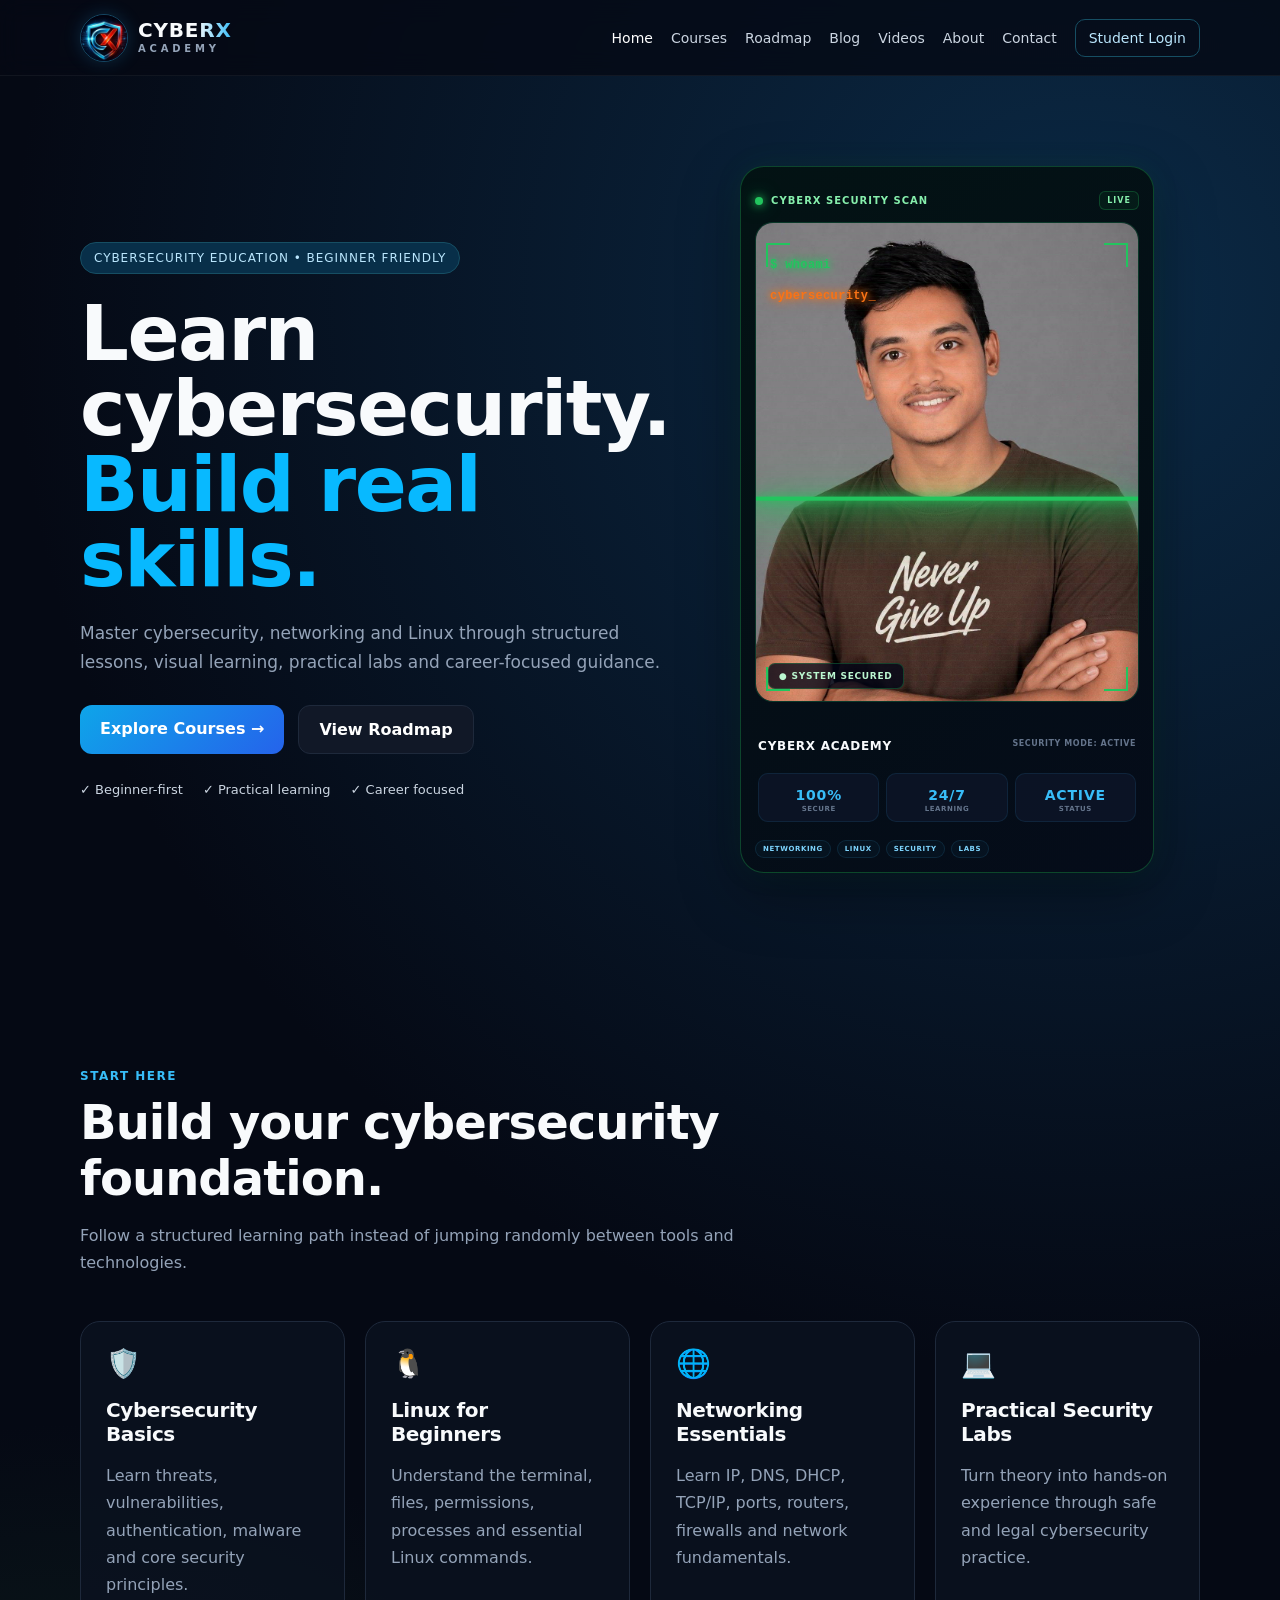
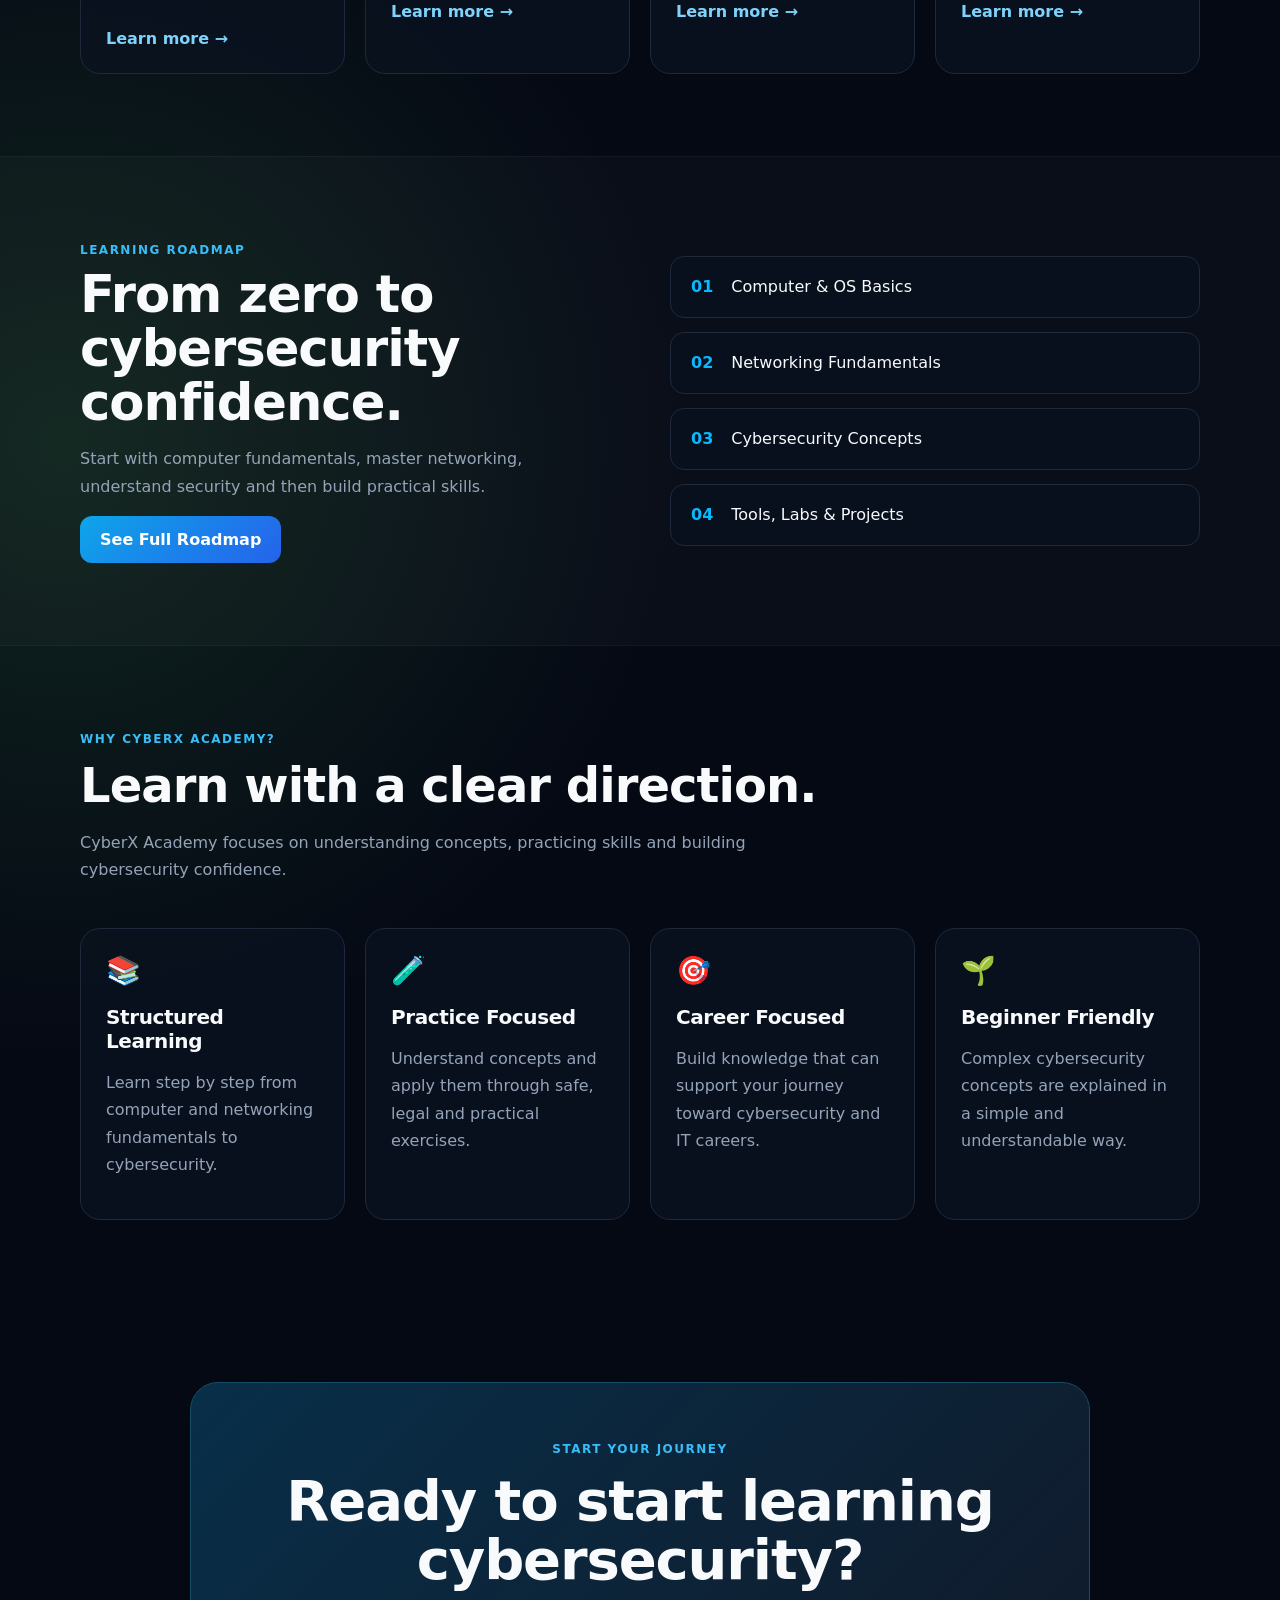
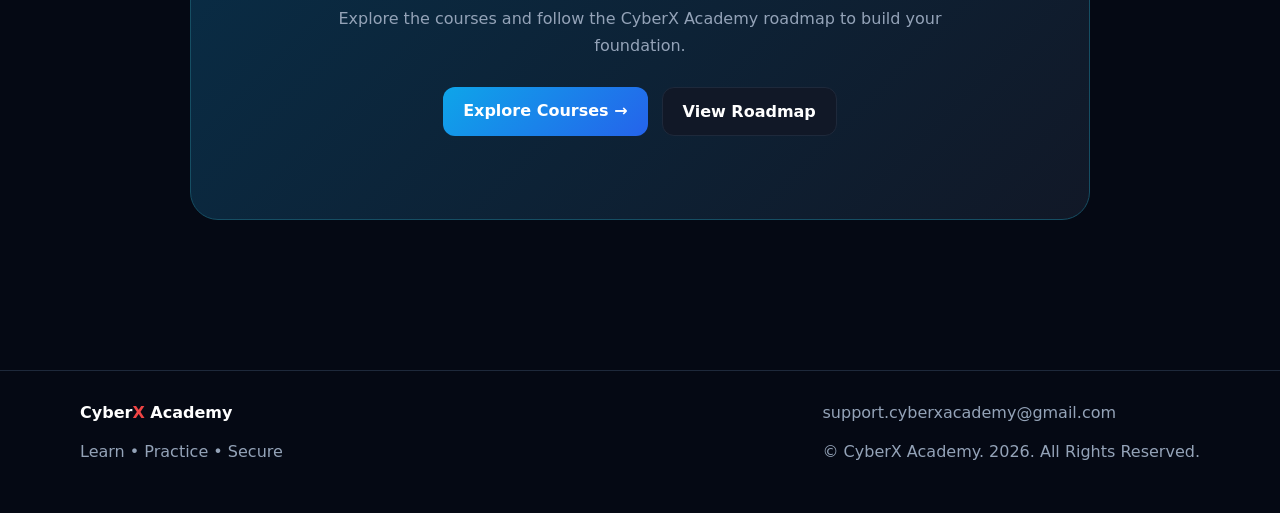
<file: index.html>
<!doctype html>
<html lang="en">
<head>
<meta charset="utf-8">
<meta name="viewport" content="width=device-width, initial-scale=1">
<meta name="description" content="CyberX Academy — Learn cybersecurity, networking and Linux through beginner-friendly courses, practical labs, visual learning and career-focused guidance.">
<meta name="keywords" content="CyberX Academy, cybersecurity, cybersecurity courses, ethical hacking, networking, Linux, cyber security training, cybersecurity roadmap">
<meta name="author" content="CyberX Academy">
<meta name="robots" content="index, follow">
<meta name="theme-color" content="#06111f">
<meta property="og:title" content="CyberX Academy — Learn • Practice • Secure">
<meta property="og:description" content="Learn cybersecurity, networking and Linux through structured lessons, practical labs and career-focused learning.">
<meta property="og:type" content="website">
<title>CyberX Academy | Cybersecurity Education & Practical Labs</title>
<link rel="stylesheet" href="styles.css">

<style>
.brand-logo{display:inline-flex;align-items:center;gap:10px;min-width:max-content}
.brand-logo img{width:48px;height:48px;object-fit:cover;border-radius:50%;border:1px solid rgba(56,189,248,.35);box-shadow:0 0 18px rgba(56,189,248,.18)}
.brand-words{display:flex;flex-direction:column;line-height:.95;letter-spacing:.02em}
.brand-words .cyberx{font-size:20px;font-weight:900;letter-spacing:.04em;background:linear-gradient(90deg,#f8fafc 0%,#f8fafc 62%,#38bdf8 100%);-webkit-background-clip:text;background-clip:text;color:transparent;text-transform:uppercase}
.brand-words .academy{margin-top:4px;font-size:10px;font-weight:800;letter-spacing:.38em;color:#94a3b8;text-transform:uppercase}

.terminal.cyber-profile{min-height:0!important;overflow:hidden!important}
.cyber-profile-image{position:relative!important;overflow:hidden!important}
.cyber-profile-image img{display:block!important;width:100%!important;height:100%!important;object-fit:cover!important}

#scanLine.scan-line-moving{position:absolute!important;left:0!important;right:0!important;top:0!important;width:100%!important;height:4px!important;margin:0!important;padding:0!important;display:block!important;z-index:1000!important;background:#22c55e!important;box-shadow:0 0 8px #22c55e,0 0 20px #22c55e,0 0 40px #22c55e,0 0 70px rgba(34,197,94,.8)!important;animation:none!important;transform:translate3d(0,0,0);pointer-events:none!important}
#scanLine.scan-line-moving::after{content:"";position:absolute;left:0;right:0;top:0;height:70px;background:linear-gradient(to bottom,rgba(34,197,94,.30),rgba(34,197,94,.10),transparent);pointer-events:none}

.cyber-profile-image .image-terminal{position:absolute!important;top:14px!important;left:14px!important;width:auto!important;max-width:92%!important;margin:0!important;padding:0!important;z-index:950!important;background:transparent!important;border:none!important;box-shadow:none!important;backdrop-filter:none!important;pointer-events:none!important}
.code-stream{display:flex;flex-direction:column;align-items:flex-start;gap:4px;font-family:"Courier New",Consolas,Monaco,monospace;font-size:12px;font-weight:800;line-height:1.45;letter-spacing:.03em;text-shadow:0 0 6px currentColor,0 0 14px currentColor}
.code-line{white-space:nowrap;min-height:16px;animation:cyberCodeAppear .15s ease-out}
@keyframes cyberCodeAppear{from{opacity:0;transform:translateY(-2px)}to{opacity:1;transform:translateY(0)}}

@media(max-width:600px){
.brand-logo img{width:42px;height:42px}
.brand-words .cyberx{font-size:17px}
.brand-words .academy{font-size:8px;letter-spacing:.28em}
.cyber-profile-image .image-terminal{top:10px!important;left:10px!important;max-width:92%!important}
.code-stream{font-size:9px;gap:2px}
}
</style>
</head>

<body>
<header class="nav">
<div class="wrap navin">
<a class="brand-logo" href="index.html" aria-label="CyberX Academy Home">
<img src="cyberx-logo-mark.png" alt="CyberX Academy shield logo">
<span class="brand-words"><span class="cyberx">CyberX</span><span class="academy">Academy</span></span>
</a>
<nav>
<a class="active" href="index.html">Home</a>
<a href="courses.html">Courses</a>
<a href="roadmap.html">Roadmap</a>
<a href="blog.html">Blog</a>
<a href="videos.html">Videos</a>
<a href="about.html">About</a>
<a href="contact.html">Contact</a>
<a class="login" href="login.html">Student Login</a>
</nav>
<button class="menu" onclick="toggleNav()" aria-label="Open menu">☰</button>
</div>
</header>

<main>
<section class="hero">
<div class="wrap hero-grid">

<div>
<span class="badge">CYBERSECURITY EDUCATION • BEGINNER FRIENDLY</span>
<h1>Learn cybersecurity.<br><span>Build real skills.</span></h1>
<p>Master cybersecurity, networking and Linux through structured lessons, visual learning, practical labs and career-focused guidance.</p>
<div class="actions">
<a class="btn" href="courses.html">Explore Courses →</a>
<a class="btn ghost" href="roadmap.html">View Roadmap</a>
</div>
<div class="trust">
<span>✓ Beginner-first</span>
<span>✓ Practical learning</span>
<span>✓ Career focused</span>
</div>
</div>

<div class="terminal cyber-profile">
<div class="cyber-profile-header">
<span class="scanner-dot"></span>
<span>CYBERX SECURITY SCAN</span>
<span class="live-tag">LIVE</span>
</div>

<div class="cyber-profile-image">
<img src="profile.jpg" alt="CyberX Academy Profile">
<div class="cyber-grid"></div>

<div id="scanLine" class="scan-line-moving" aria-hidden="true"></div>

<div class="image-terminal" aria-hidden="true">
<div id="codeStream" class="code-stream"></div>
</div>

<div class="scan-label">● SYSTEM SECURED</div>
<div class="corner top-left"></div>
<div class="corner top-right"></div>
<div class="corner bottom-left"></div>
<div class="corner bottom-right"></div>
</div>

<div class="cyber-profile-info">
<div>
<strong>CYBERX ACADEMY</strong>
<span>SECURITY MODE: ACTIVE</span>
</div>
<div class="cyber-stats">
<div><strong>100%</strong><small>SECURE</small></div>
<div><strong>24/7</strong><small>LEARNING</small></div>
<div><strong>ACTIVE</strong><small>STATUS</small></div>
</div>
</div>

<div class="cyber-tags">
<span>NETWORKING</span>
<span>LINUX</span>
<span>SECURITY</span>
<span>LABS</span>
</div>
</div>

</div>
</section>

<section>
<div class="wrap">
<div class="head">
<span class="eyebrow">START HERE</span>
<h2>Build your cybersecurity foundation.</h2>
<p>Follow a structured learning path instead of jumping randomly between tools and technologies.</p>
</div>
<div class="cards">
<article><div class="icon">🛡️</div><h3>Cybersecurity Basics</h3><p>Learn threats, vulnerabilities, authentication, malware and core security principles.</p><a href="courses.html">Learn more →</a></article>
<article><div class="icon">🐧</div><h3>Linux for Beginners</h3><p>Understand the terminal, files, permissions, processes and essential Linux commands.</p><a href="courses.html">Learn more →</a></article>
<article><div class="icon">🌐</div><h3>Networking Essentials</h3><p>Learn IP, DNS, DHCP, TCP/IP, ports, routers, firewalls and network fundamentals.</p><a href="courses.html">Learn more →</a></article>
<article><div class="icon">💻</div><h3>Practical Security Labs</h3><p>Turn theory into hands-on experience through safe and legal cybersecurity practice.</p><a href="courses.html">Learn more →</a></article>
</div>
</div>
</section>

<section class="band">
<div class="wrap split">
<div>
<span class="eyebrow">LEARNING ROADMAP</span>
<h2>From zero to cybersecurity confidence.</h2>
<p>Start with computer fundamentals, master networking, understand security and then build practical skills.</p>
<a class="btn" href="roadmap.html">See Full Roadmap</a>
</div>
<div class="timeline">
<div><span>01</span> Computer &amp; OS Basics</div>
<div><span>02</span> Networking Fundamentals</div>
<div><span>03</span> Cybersecurity Concepts</div>
<div><span>04</span> Tools, Labs &amp; Projects</div>
</div>
</div>
</section>

<section>
<div class="wrap">
<div class="head">
<span class="eyebrow">WHY CYBERX ACADEMY?</span>
<h2>Learn with a clear direction.</h2>
<p>CyberX Academy focuses on understanding concepts, practicing skills and building cybersecurity confidence.</p>
</div>
<div class="cards">
<article><div class="icon">📚</div><h3>Structured Learning</h3><p>Learn step by step from computer and networking fundamentals to cybersecurity.</p></article>
<article><div class="icon">🧪</div><h3>Practice Focused</h3><p>Understand concepts and apply them through safe, legal and practical exercises.</p></article>
<article><div class="icon">🎯</div><h3>Career Focused</h3><p>Build knowledge that can support your journey toward cybersecurity and IT careers.</p></article>
<article><div class="icon">🌱</div><h3>Beginner Friendly</h3><p>Complex cybersecurity concepts are explained in a simple and understandable way.</p></article>
</div>
</div>
</section>

<section class="cta-wrap">
<div class="wrap cta">
<span class="eyebrow">START YOUR JOURNEY</span>
<h2>Ready to start learning cybersecurity?</h2>
<p>Explore the courses and follow the CyberX Academy roadmap to build your foundation.</p>
<div class="actions">
<a class="btn" href="courses.html">Explore Courses →</a>
<a class="btn ghost" href="roadmap.html">View Roadmap</a>
</div>
</div>
</section>
</main>

<footer>
<div class="wrap foot">
<div>
<strong>Cyber<span>X</span> Academy</strong>
<p>Learn • Practice • Secure</p>
</div>
<div>
<a href="mailto:support.cyberxacademy@gmail.com">support.cyberxacademy@gmail.com</a>
<p>© CyberX Academy. 2026. All Rights Reserved.</p>
</div>
</div>
</footer>

<script src="script.js"></script>
<script src="footer.js"></script>

<script>
(function(){
  const stream=document.getElementById("codeStream");
  if(!stream)return;

  const lines=[
    {text:"$ whoami",color:"#22c55e"},
    {text:"cybersecurity_learner",color:"#f97316"},
    {text:"$ skills --learn",color:"#ef4444"},
    {text:"Networking ✓",color:"#22c55e"},
    {text:"Linux ✓",color:"#f97316"},
    {text:"Security ✓",color:"#ef4444"},
    {text:"Practical Labs ✓",color:"#22c55e"},
    {text:"$ status",color:"#f97316"},
    {text:"Ready to learn_",color:"#22c55e"}
  ];

  let index=0;

  function typeLine(){
    if(index>=lines.length){
      setTimeout(function(){
        stream.innerHTML="";
        index=0;
        typeLine();
      },2500);
      return;
    }

    const item=lines[index];
    const line=document.createElement("div");
    line.className="code-line";
    line.style.color=item.color;
    stream.appendChild(line);

    let charIndex=0;

    function typeCharacter(){
      line.textContent=item.text.slice(0,charIndex+1);
      charIndex++;

      if(charIndex<item.text.length){
        window.setTimeout(typeCharacter,55);
      }else{
        index++;
        window.setTimeout(typeLine,450);
      }
    }

    typeCharacter();
  }

  typeLine();
})();
</script>

<script>
(function(){
  const scanner=document.getElementById("scanLine");
  const photo=document.querySelector(".cyber-profile-image");

  if(!scanner || !photo)return;

  const duration=2800;
  let startTime=null;

  function animate(timestamp){
    if(startTime===null)startTime=timestamp;

    const elapsed=(timestamp-startTime)%duration;
    const progress=elapsed/duration;

    const maxMove=Math.max(
      0,
      photo.clientHeight-scanner.offsetHeight
    );

    const y=progress*maxMove;

    scanner.style.transform=`translate3d(0,${y}px,0)`;

    requestAnimationFrame(animate);
  }

  requestAnimationFrame(animate);

  window.addEventListener("resize",function(){
    scanner.style.transform="translate3d(0,0,0)";
  });
})();
</script>

</body>
</html>
</file>
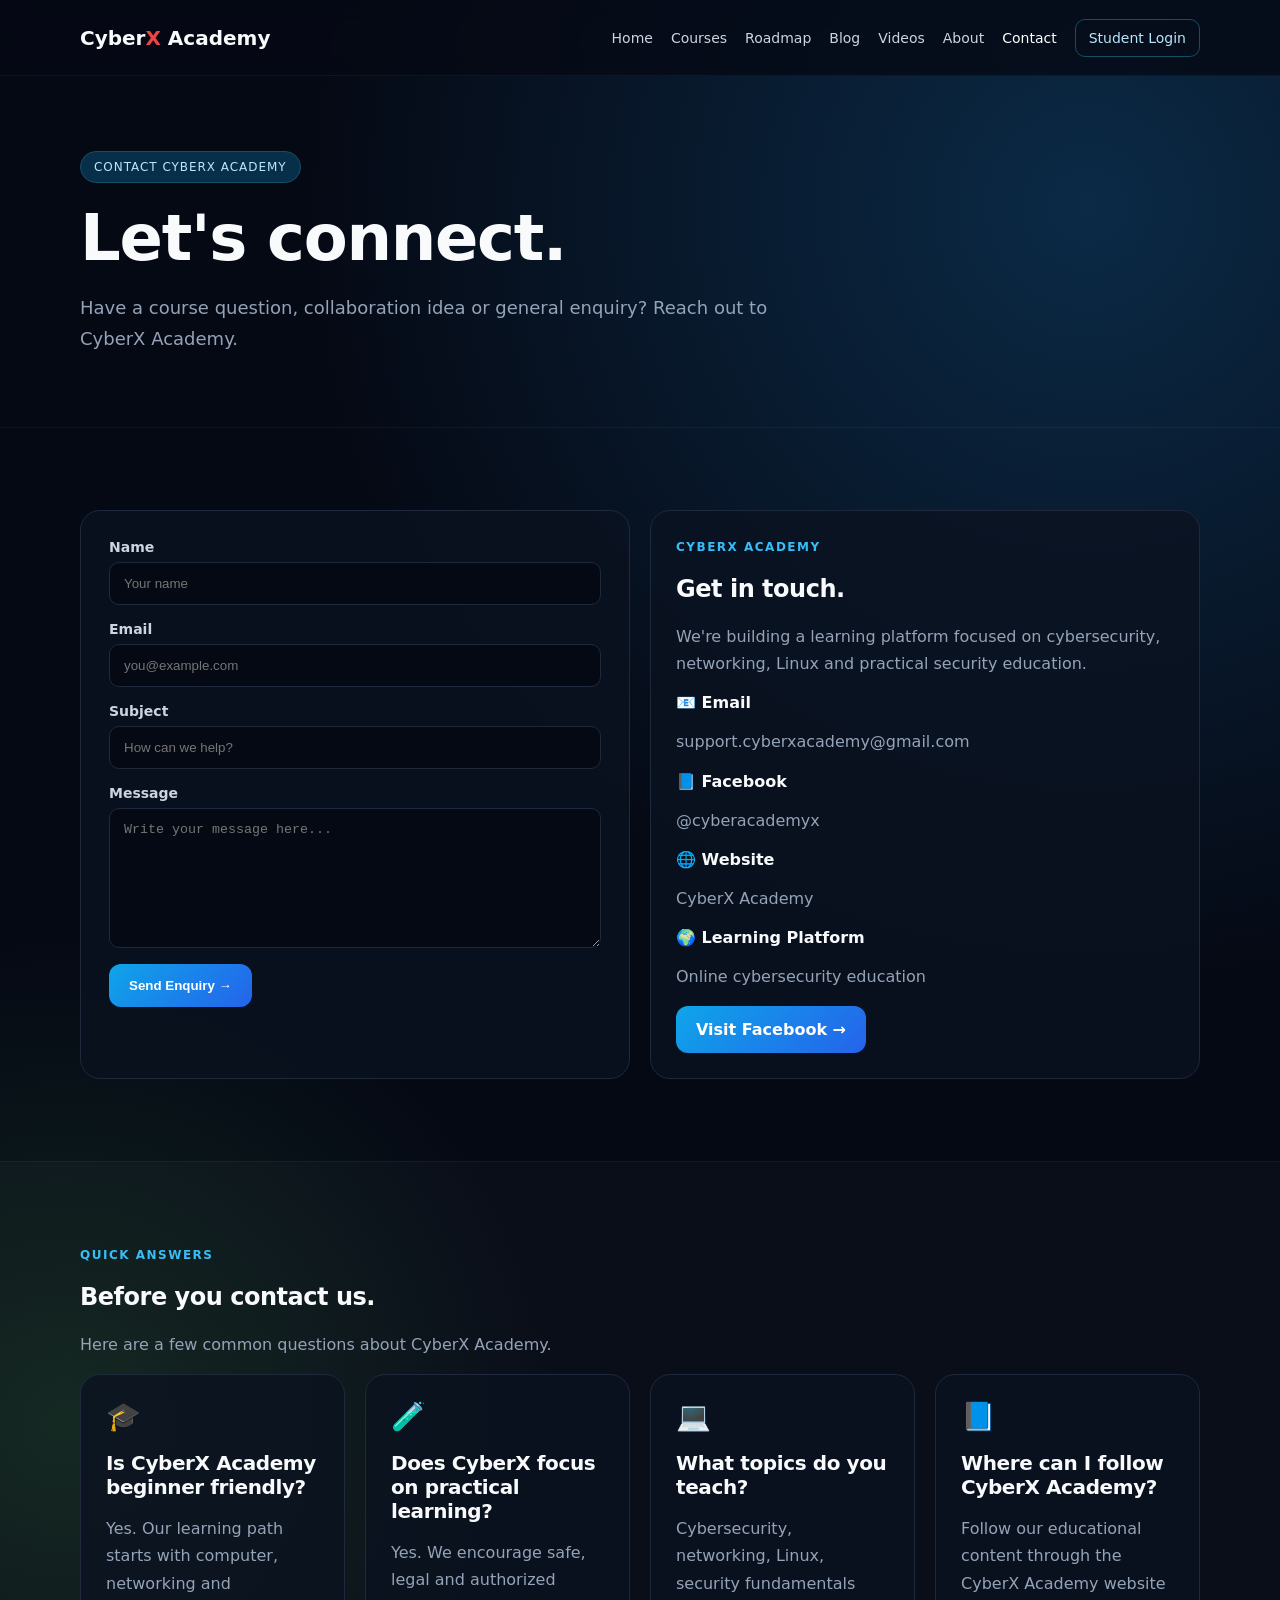
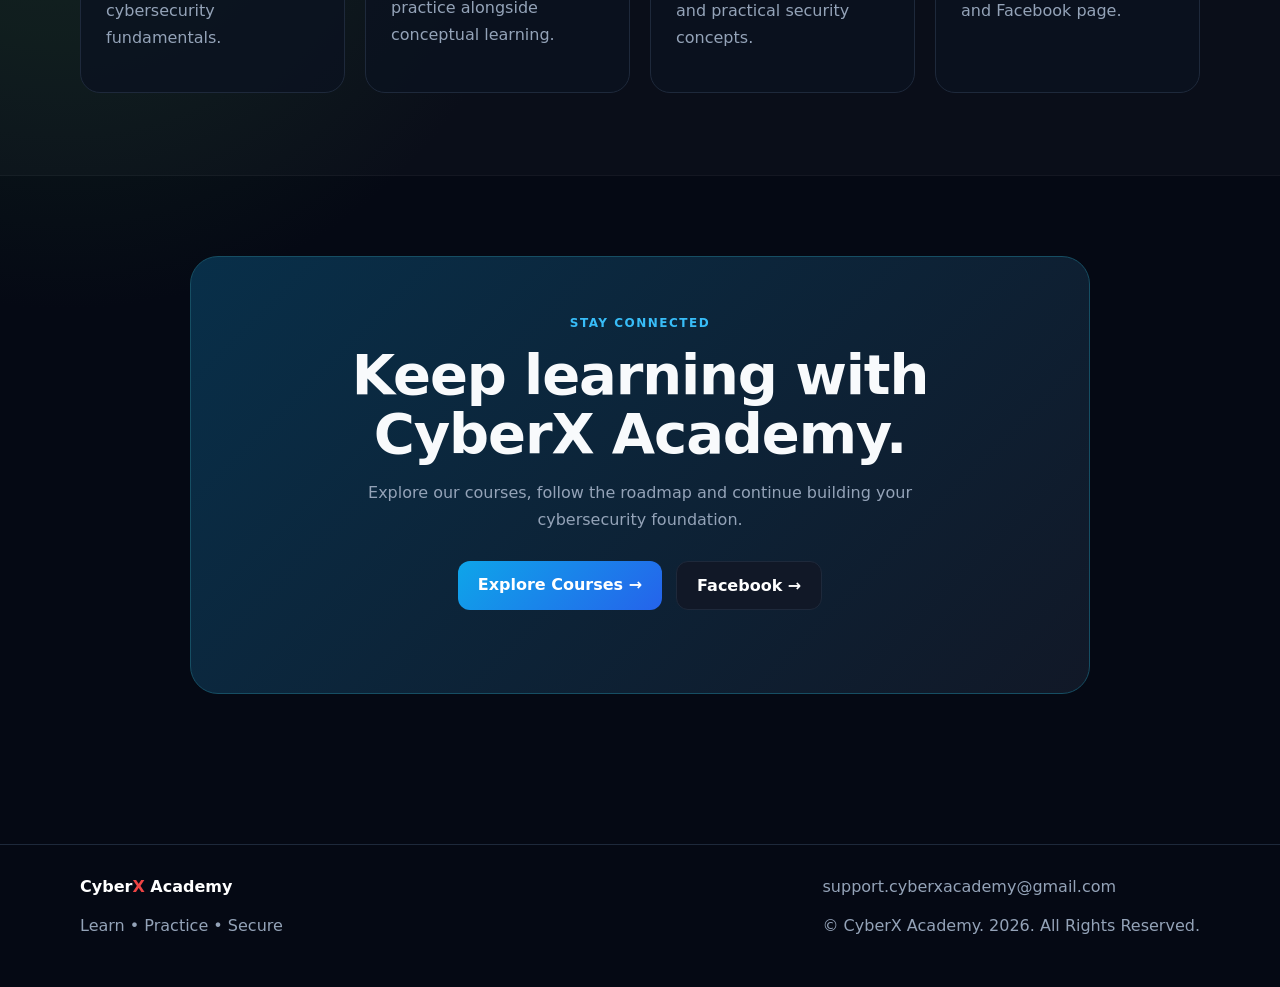
<file: about.html>
<!doctype html>
<html lang="en">

<head>

<meta charset="utf-8">

<meta name="viewport" content="width=device-width, initial-scale=1">

<meta name="description"
content="Contact CyberX Academy for cybersecurity course questions, collaboration ideas and general enquiries.">

<meta name="keywords"
content="CyberX Academy contact, cybersecurity academy, cybersecurity courses, cyber security education">

<meta name="author"
content="CyberX Academy">

<meta name="robots"
content="index, follow">

<meta name="theme-color"
content="#06111f">

<title>Contact CyberX Academy | Get in Touch</title>

<link rel="stylesheet"
href="styles.css">

</head>


<body>


<!-- NAVIGATION -->

<header class="nav">

<div class="wrap navin">

<a class="logo"
href="index.html">

Cyber<span>X</span> Academy

</a>


<nav>

<a href="index.html">
Home
</a>

<a href="courses.html">
Courses
</a>

<a href="roadmap.html">
Roadmap
</a>

<a href="blog.html">
Blog
</a>

<a href="videos.html">
Videos
</a>

<a href="about.html">
About
</a>

<a class="active"
href="contact.html">
Contact
</a>

<a class="login"
href="login.html">
Student Login
</a>

</nav>


<button class="menu"
onclick="toggleNav()">

☰

</button>

</div>

</header>



<main>


<!-- HERO -->

<section class="pagehero">

<div class="wrap">

<span class="badge">
CONTACT CYBERX ACADEMY
</span>


<h1>
Let's connect.
</h1>


<p>
Have a course question, collaboration idea or general enquiry?
Reach out to CyberX Academy.
</p>

</div>

</section>



<!-- CONTACT -->

<section>

<div class="wrap contact-grid">


<!-- CONTACT FORM -->

<form
onsubmit="return demoSubmit(event)">


<label>

Name

<input
type="text"
name="name"
required
placeholder="Your name">

</label>


<label>

Email

<input
type="email"
name="email"
required
placeholder="you@example.com">

</label>


<label>

Subject

<input
type="text"
name="subject"
placeholder="How can we help?">

</label>


<label>

Message

<textarea
name="message"
required
placeholder="Write your message here..."></textarea>

</label>


<button
class="btn"
type="submit">

Send Enquiry →

</button>


<p
id="formmsg"
class="success">
</p>

</form>



<!-- CONTACT INFORMATION -->

<div class="contact-card">


<span class="eyebrow">
CYBERX ACADEMY
</span>


<h2>
Get in touch.
</h2>


<p>
We're building a learning platform focused on
cybersecurity, networking, Linux and practical
security education.
</p>



<div class="contact-item">

<strong>
📧 Email
</strong>

<p>

<a
href="mailto:support.cyberxacademy@gmail.com">

support.cyberxacademy@gmail.com

</a>

</p>

</div>



<div class="contact-item">

<strong>
📘 Facebook
</strong>

<p>

<a
href="https://www.facebook.com/cyberacademyx"
target="_blank"
rel="noopener noreferrer">

@cyberacademyx

</a>

</p>

</div>



<div class="contact-item">

<strong>
🌐 Website
</strong>

<p>
CyberX Academy
</p>

</div>



<div class="contact-item">

<strong>
🌍 Learning Platform
</strong>

<p>
Online cybersecurity education
</p>

</div>



<a
class="btn"
href="https://www.facebook.com/cyberacademyx"
target="_blank"
rel="noopener noreferrer">

Visit Facebook →

</a>


</div>

</div>

</section>



<!-- FAQ -->

<section class="band">

<div class="wrap">


<div class="section-head">

<span class="eyebrow">
QUICK ANSWERS
</span>


<h2>
Before you contact us.
</h2>


<p>
Here are a few common questions about CyberX Academy.
</p>

</div>



<div class="cards">


<article class="card">

<div class="icon">
🎓
</div>


<h3>
Is CyberX Academy beginner friendly?
</h3>


<p>
Yes. Our learning path starts with computer,
networking and cybersecurity fundamentals.
</p>

</article>



<article class="card">

<div class="icon">
🧪
</div>


<h3>
Does CyberX focus on practical learning?
</h3>


<p>
Yes. We encourage safe, legal and authorized
practice alongside conceptual learning.
</p>

</article>



<article class="card">

<div class="icon">
💻
</div>


<h3>
What topics do you teach?
</h3>


<p>
Cybersecurity, networking, Linux, security
fundamentals and practical security concepts.
</p>

</article>



<article class="card">

<div class="icon">
📘
</div>


<h3>
Where can I follow CyberX Academy?
</h3>


<p>
Follow our educational content through the
CyberX Academy website and Facebook page.
</p>

</article>


</div>

</div>

</section>



<!-- CTA -->

<section class="cta-wrap">

<div class="wrap cta">

<span class="eyebrow">
STAY CONNECTED
</span>


<h2>
Keep learning with CyberX Academy.
</h2>


<p>
Explore our courses, follow the roadmap and
continue building your cybersecurity foundation.
</p>


<div class="actions">

<a
class="btn"
href="courses.html">

Explore Courses →

</a>


<a
class="btn ghost"
href="https://www.facebook.com/cyberacademyx"
target="_blank"
rel="noopener noreferrer">

Facebook →

</a>

</div>

</div>

</section>


</main>



<!-- FOOTER -->

<footer>

<div class="wrap foot">


<div>

<strong>
Cyber<span>X</span> Academy
</strong>

<p>
Learn • Practice • Secure
</p>

</div>



<div>

<a
href="mailto:support.cyberxacademy@gmail.com">

support.cyberxacademy@gmail.com

</a>


<p>
© CyberX Academy. 2026. All Rights Reserved.
</p>

</div>


</div>

</footer>



<script src="script.js"></script>
<script src="script.js"></script>
<script src="footer.js"></script>
</body>
</html>
</body>

</html>
</file>
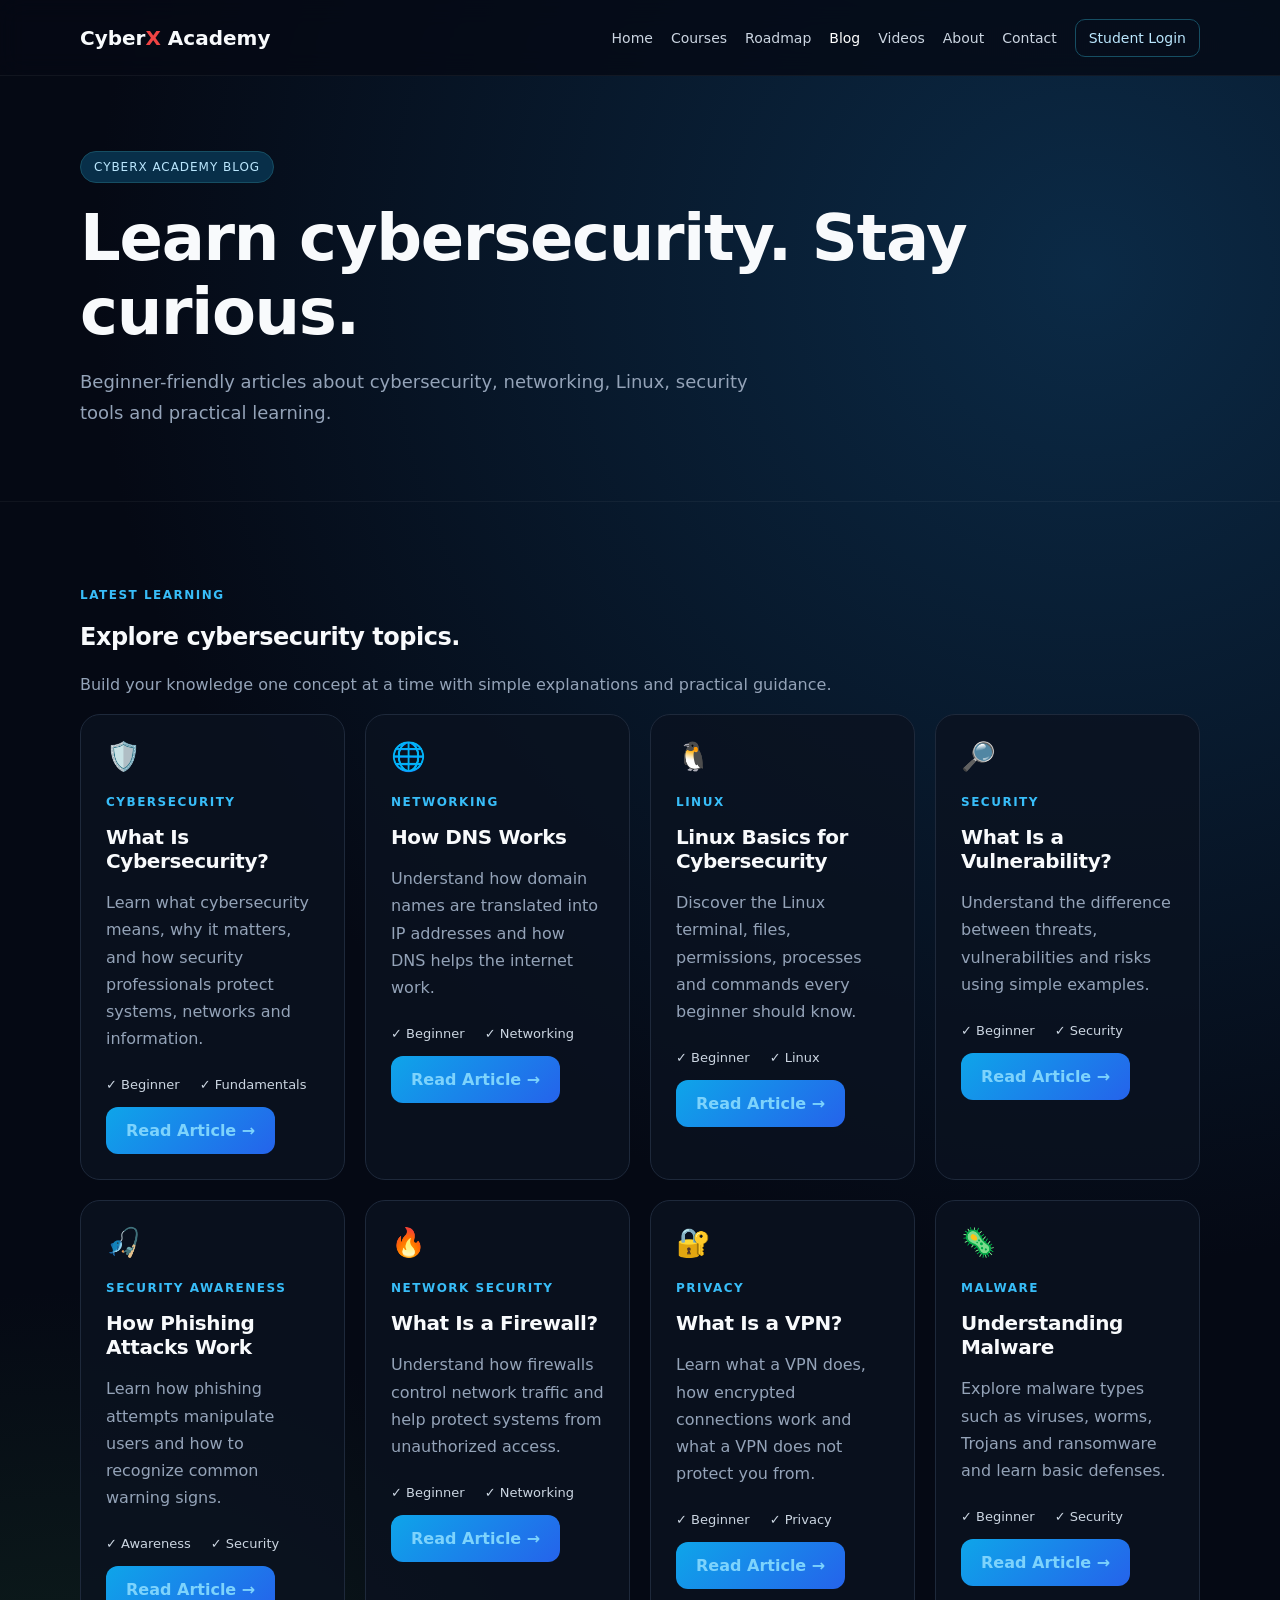
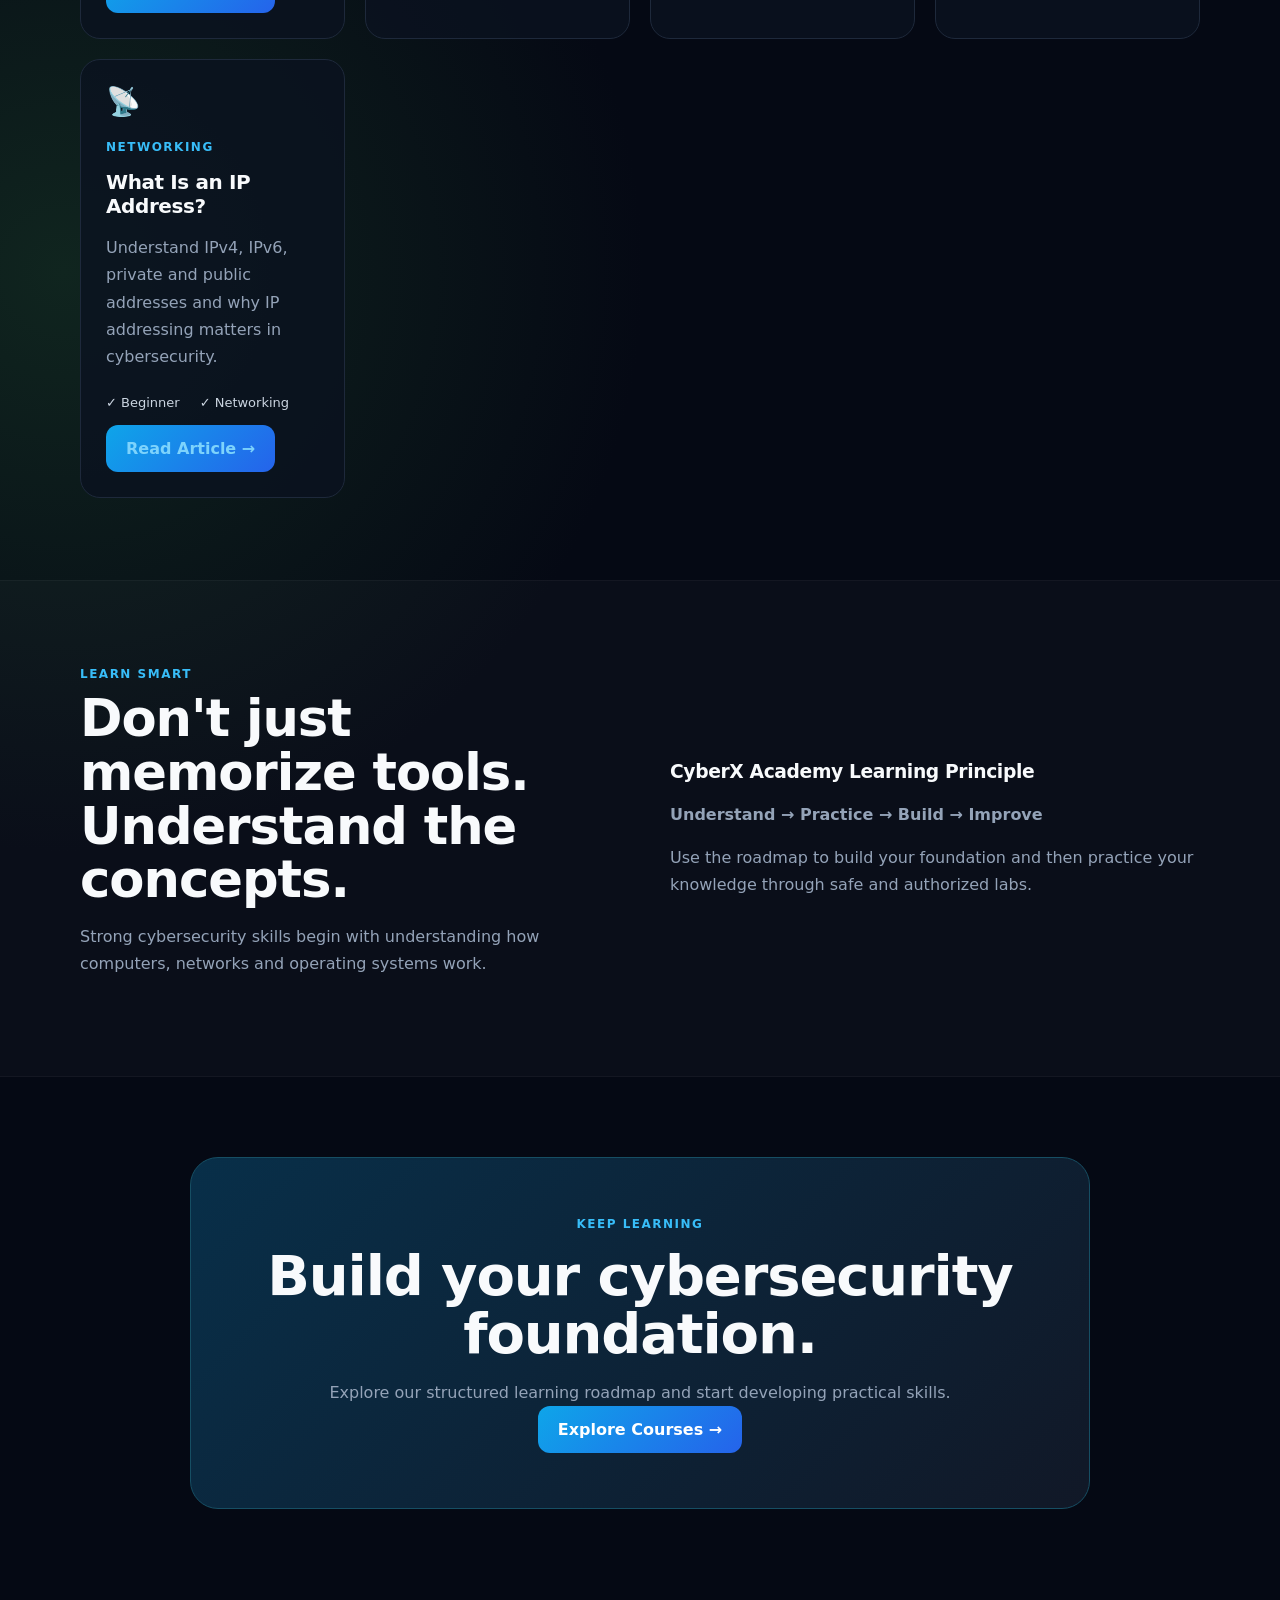
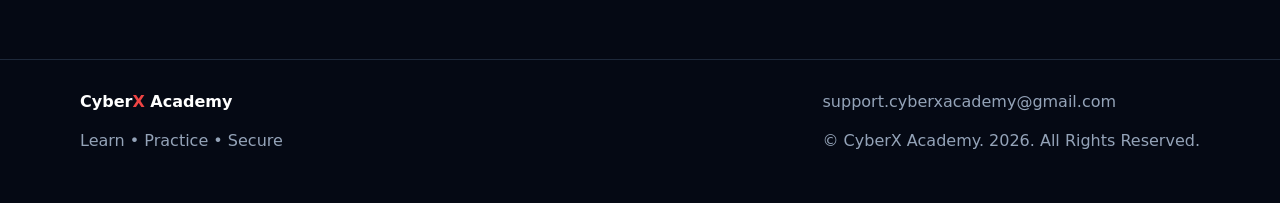
<file: blog.html>
<!doctype html>
<html lang="en">

<head>

<meta charset="utf-8">

<meta name="viewport" content="width=device-width, initial-scale=1">

<meta name="description"
content="CyberX Academy Blog - Cybersecurity, networking, Linux and practical security learning.">

<meta name="keywords"
content="CyberX Academy, cybersecurity blog, cybersecurity tips, Linux, networking, ethical hacking">

<meta name="author"
content="CyberX Academy">

<meta name="theme-color"
content="#06111f">

<title>Cybersecurity Blog | CyberX Academy</title>

<link rel="stylesheet" href="styles.css">

</head>


<body>


<!-- NAVIGATION -->

<header class="nav">

<div class="wrap navin">

<a class="logo" href="index.html">
Cyber<span>X</span> Academy
</a>


<nav>

<a href="index.html">Home</a>

<a href="courses.html">Courses</a>

<a href="roadmap.html">Roadmap</a>

<a class="active" href="blog.html">Blog</a>

<a href="videos.html">Videos</a>

<a href="about.html">About</a>

<a href="contact.html">Contact</a>

<a class="login" href="login.html">
Student Login
</a>

</nav>


<button class="menu" onclick="toggleNav()">☰</button>

</div>

</header>



<main>


<!-- HERO -->

<section class="pagehero">

<div class="wrap">

<span class="badge">
CYBERX ACADEMY BLOG
</span>


<h1>
Learn cybersecurity. Stay curious.
</h1>


<p>
Beginner-friendly articles about cybersecurity,
networking, Linux, security tools and practical learning.
</p>

</div>

</section>



<!-- BLOG -->

<section>

<div class="wrap">


<div class="section-head">

<span class="eyebrow">
LATEST LEARNING
</span>


<h2>
Explore cybersecurity topics.
</h2>


<p>
Build your knowledge one concept at a time with
simple explanations and practical guidance.
</p>

</div>



<div class="cards">


<!-- ARTICLE 1 -->

<article class="card">

<div class="icon">
🛡️
</div>


<span class="eyebrow">
CYBERSECURITY
</span>


<h3>
What Is Cybersecurity?
</h3>


<p>
Learn what cybersecurity means, why it matters,
and how security professionals protect systems,
networks and information.
</p>


<div class="trust">
<span>✓ Beginner</span>
<span>✓ Fundamentals</span>
</div>


<a class="btn" href="roadmap.html">
Read Article →
</a>

</article>



<!-- ARTICLE 2 -->

<article class="card">

<div class="icon">
🌐
</div>


<span class="eyebrow">
NETWORKING
</span>


<h3>
How DNS Works
</h3>


<p>
Understand how domain names are translated into
IP addresses and how DNS helps the internet work.
</p>


<div class="trust">
<span>✓ Beginner</span>
<span>✓ Networking</span>
</div>


<a class="btn" href="roadmap.html">
Read Article →
</a>

</article>



<!-- ARTICLE 3 -->

<article class="card">

<div class="icon">
🐧
</div>


<span class="eyebrow">
LINUX
</span>


<h3>
Linux Basics for Cybersecurity
</h3>


<p>
Discover the Linux terminal, files, permissions,
processes and commands every beginner should know.
</p>


<div class="trust">
<span>✓ Beginner</span>
<span>✓ Linux</span>
</div>


<a class="btn" href="roadmap.html">
Read Article →
</a>

</article>



<!-- ARTICLE 4 -->

<article class="card">

<div class="icon">
🔎
</div>


<span class="eyebrow">
SECURITY
</span>


<h3>
What Is a Vulnerability?
</h3>


<p>
Understand the difference between threats,
vulnerabilities and risks using simple examples.
</p>


<div class="trust">
<span>✓ Beginner</span>
<span>✓ Security</span>
</div>


<a class="btn" href="roadmap.html">
Read Article →
</a>

</article>



<!-- ARTICLE 5 -->

<article class="card">

<div class="icon">
🎣
</div>


<span class="eyebrow">
SECURITY AWARENESS
</span>


<h3>
How Phishing Attacks Work
</h3>


<p>
Learn how phishing attempts manipulate users and
how to recognize common warning signs.
</p>


<div class="trust">
<span>✓ Awareness</span>
<span>✓ Security</span>
</div>


<a class="btn" href="roadmap.html">
Read Article →
</a>

</article>



<!-- ARTICLE 6 -->

<article class="card">

<div class="icon">
🔥
</div>


<span class="eyebrow">
NETWORK SECURITY
</span>


<h3>
What Is a Firewall?
</h3>


<p>
Understand how firewalls control network traffic
and help protect systems from unauthorized access.
</p>


<div class="trust">
<span>✓ Beginner</span>
<span>✓ Networking</span>
</div>


<a class="btn" href="roadmap.html">
Read Article →
</a>

</article>



<!-- ARTICLE 7 -->

<article class="card">

<div class="icon">
🔐
</div>


<span class="eyebrow">
PRIVACY
</span>


<h3>
What Is a VPN?
</h3>


<p>
Learn what a VPN does, how encrypted connections
work and what a VPN does not protect you from.
</p>


<div class="trust">
<span>✓ Beginner</span>
<span>✓ Privacy</span>
</div>


<a class="btn" href="roadmap.html">
Read Article →
</a>

</article>



<!-- ARTICLE 8 -->

<article class="card">

<div class="icon">
🦠
</div>


<span class="eyebrow">
MALWARE
</span>


<h3>
Understanding Malware
</h3>


<p>
Explore malware types such as viruses, worms,
Trojans and ransomware and learn basic defenses.
</p>


<div class="trust">
<span>✓ Beginner</span>
<span>✓ Security</span>
</div>


<a class="btn" href="roadmap.html">
Read Article →
</a>

</article>



<!-- ARTICLE 9 -->

<article class="card">

<div class="icon">
📡
</div>


<span class="eyebrow">
NETWORKING
</span>


<h3>
What Is an IP Address?
</h3>


<p>
Understand IPv4, IPv6, private and public addresses
and why IP addressing matters in cybersecurity.
</p>


<div class="trust">
<span>✓ Beginner</span>
<span>✓ Networking</span>
</div>


<a class="btn" href="roadmap.html">
Read Article →
</a>

</article>

</div>

</div>

</section>



<!-- LEARNING NOTE -->

<section class="band">

<div class="wrap split">

<div>

<span class="eyebrow">
LEARN SMART
</span>


<h2>
Don't just memorize tools. Understand the concepts.
</h2>


<p>
Strong cybersecurity skills begin with understanding
how computers, networks and operating systems work.
</p>

</div>


<div class="article">

<h3>
CyberX Academy Learning Principle
</h3>


<p>
<strong>Understand → Practice → Build → Improve</strong>
</p>


<p>
Use the roadmap to build your foundation and then
practice your knowledge through safe and authorized labs.
</p>

</div>

</div>

</section>



<!-- CTA -->

<section class="cta-wrap">

<div class="wrap cta">

<span class="eyebrow">
KEEP LEARNING
</span>


<h2>
Build your cybersecurity foundation.
</h2>


<p>
Explore our structured learning roadmap and
start developing practical skills.
</p>


<a class="btn"
href="courses.html">
Explore Courses →
</a>

</div>

</section>


</main>



<!-- FOOTER -->

<footer>

<div class="wrap foot">

<div>

<strong>
Cyber<span>X</span> Academy
</strong>

<p>
Learn • Practice • Secure
</p>

</div>


<div>
official.cyberxacademy@gmail.com
</div>

</div>

</footer>


<script src="script.js"></script>
<script src="script.js"></script>
<script src="footer.js"></script>
</body>
</html>
</body>

</html>
</file>
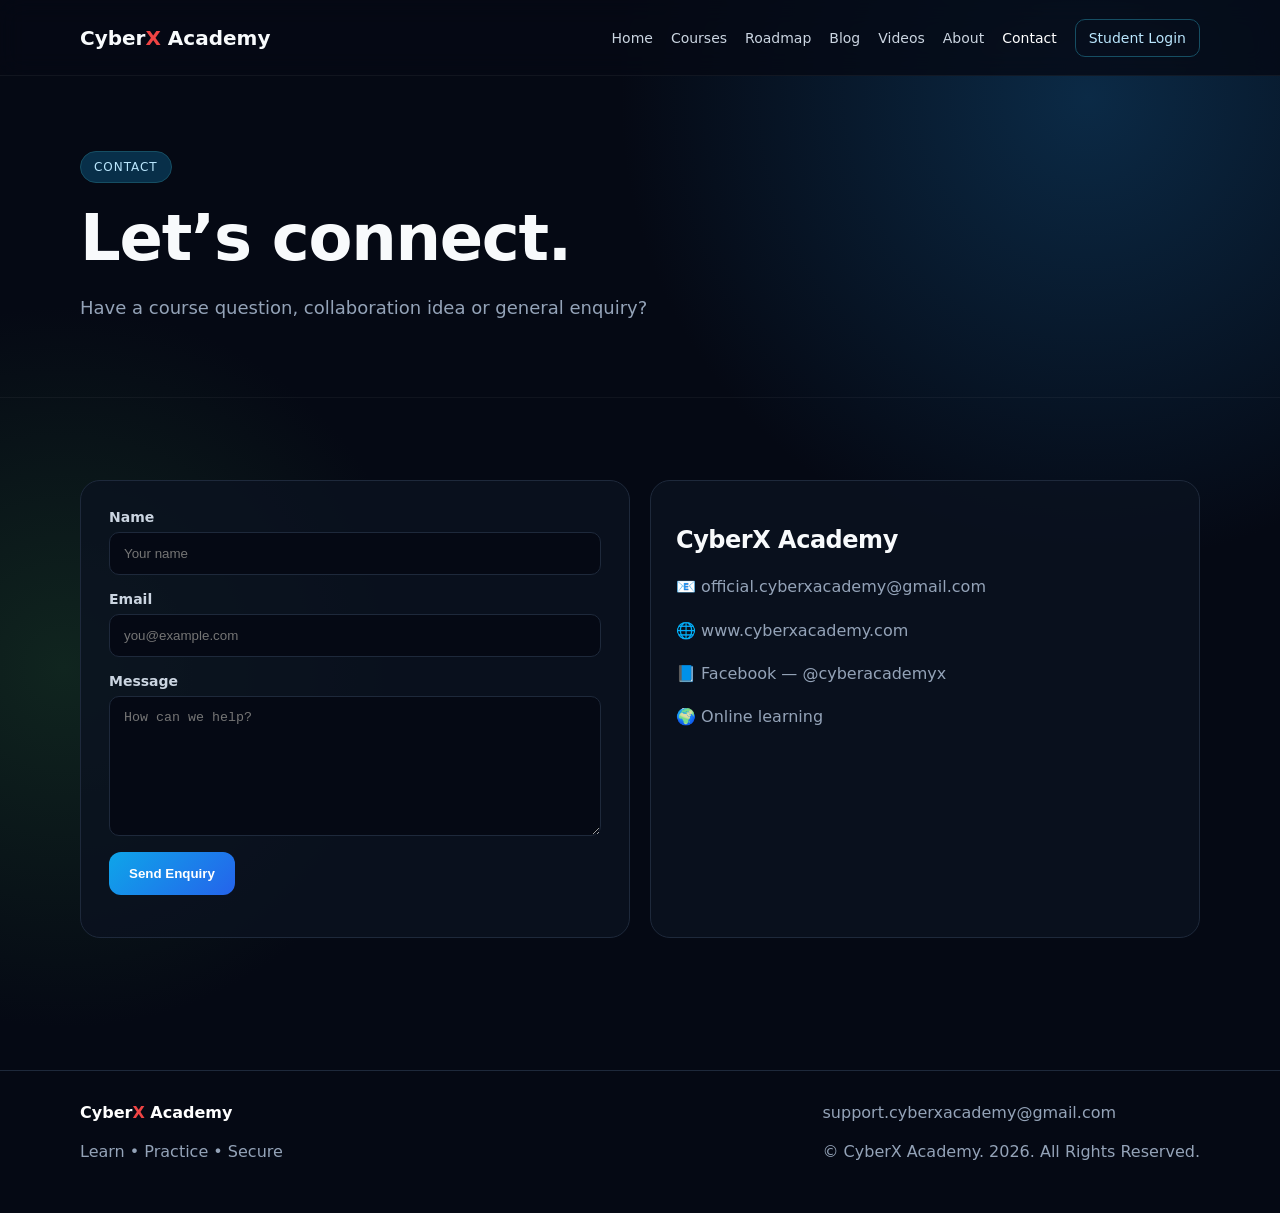
<file: contact.html>
<!doctype html><html lang="en"><head><meta charset="utf-8"><meta name="viewport" content="width=device-width,initial-scale=1"><title>Contact | CyberX Academy</title><link rel="stylesheet" href="styles.css"></head><body>
<header class="nav"><div class="wrap navin"><a class="logo" href="index.html">Cyber<span>X</span> Academy</a><nav><a href="index.html">Home</a><a href="courses.html">Courses</a><a href="roadmap.html">Roadmap</a><a href="blog.html">Blog</a><a href="videos.html">Videos</a><a href="about.html">About</a><a class="active" href="contact.html">Contact</a><a class="login" href="login.html">Student Login</a></nav><button class="menu" onclick="toggleNav()">☰</button></div></header>
<main><section class="pagehero"><div class="wrap"><span class="badge">CONTACT</span><h1>Let’s connect.</h1><p>Have a course question, collaboration idea or general enquiry?</p></div></section>
<section><div class="wrap contact-grid"><form onsubmit="return demoSubmit(event)"><label>Name<input required placeholder="Your name"></label><label>Email<input type="email" required placeholder="you@example.com"></label><label>Message<textarea required placeholder="How can we help?"></textarea></label><button class="btn" type="submit">Send Enquiry</button><p id="formmsg" class="success"></p></form><div class="contact-card"><h2>CyberX Academy</h2><p>📧 official.cyberxacademy@gmail.com</p><p>🌐 www.cyberxacademy.com</p><p>📘 <a href="https://www.facebook.com/cyberacademyx" target="_blank" rel="noopener">Facebook — @cyberacademyx</a></p><p>🌍 Online learning</p></div></div></section></main><footer><div class="wrap foot"><div><strong>Cyber<span>X</span> Academy</strong><p>Learn • Practice • Secure</p></div><div>official.cyberxacademy@gmail.com</div></div></footer><script src="script.js"></script><script src="script.js"></script>
<script src="footer.js"></script>
</body>
</html></body></html>
</file>
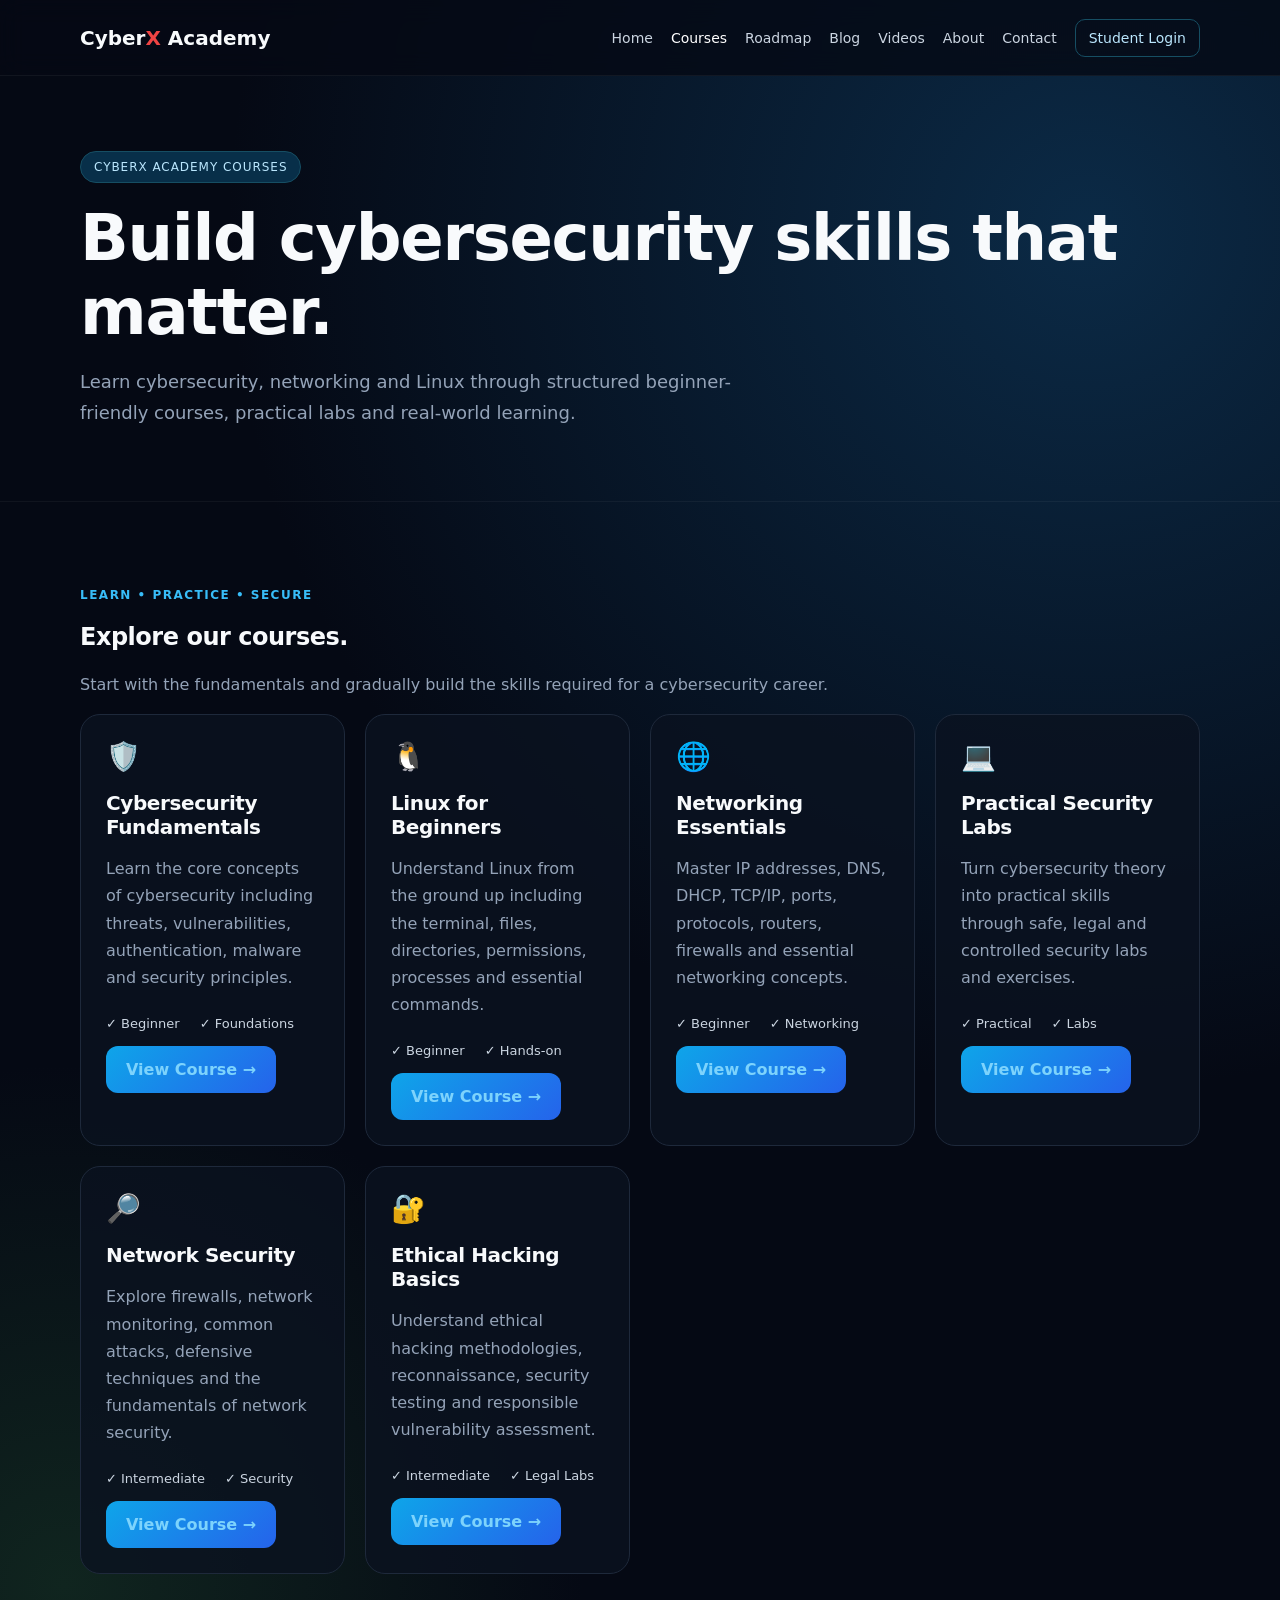
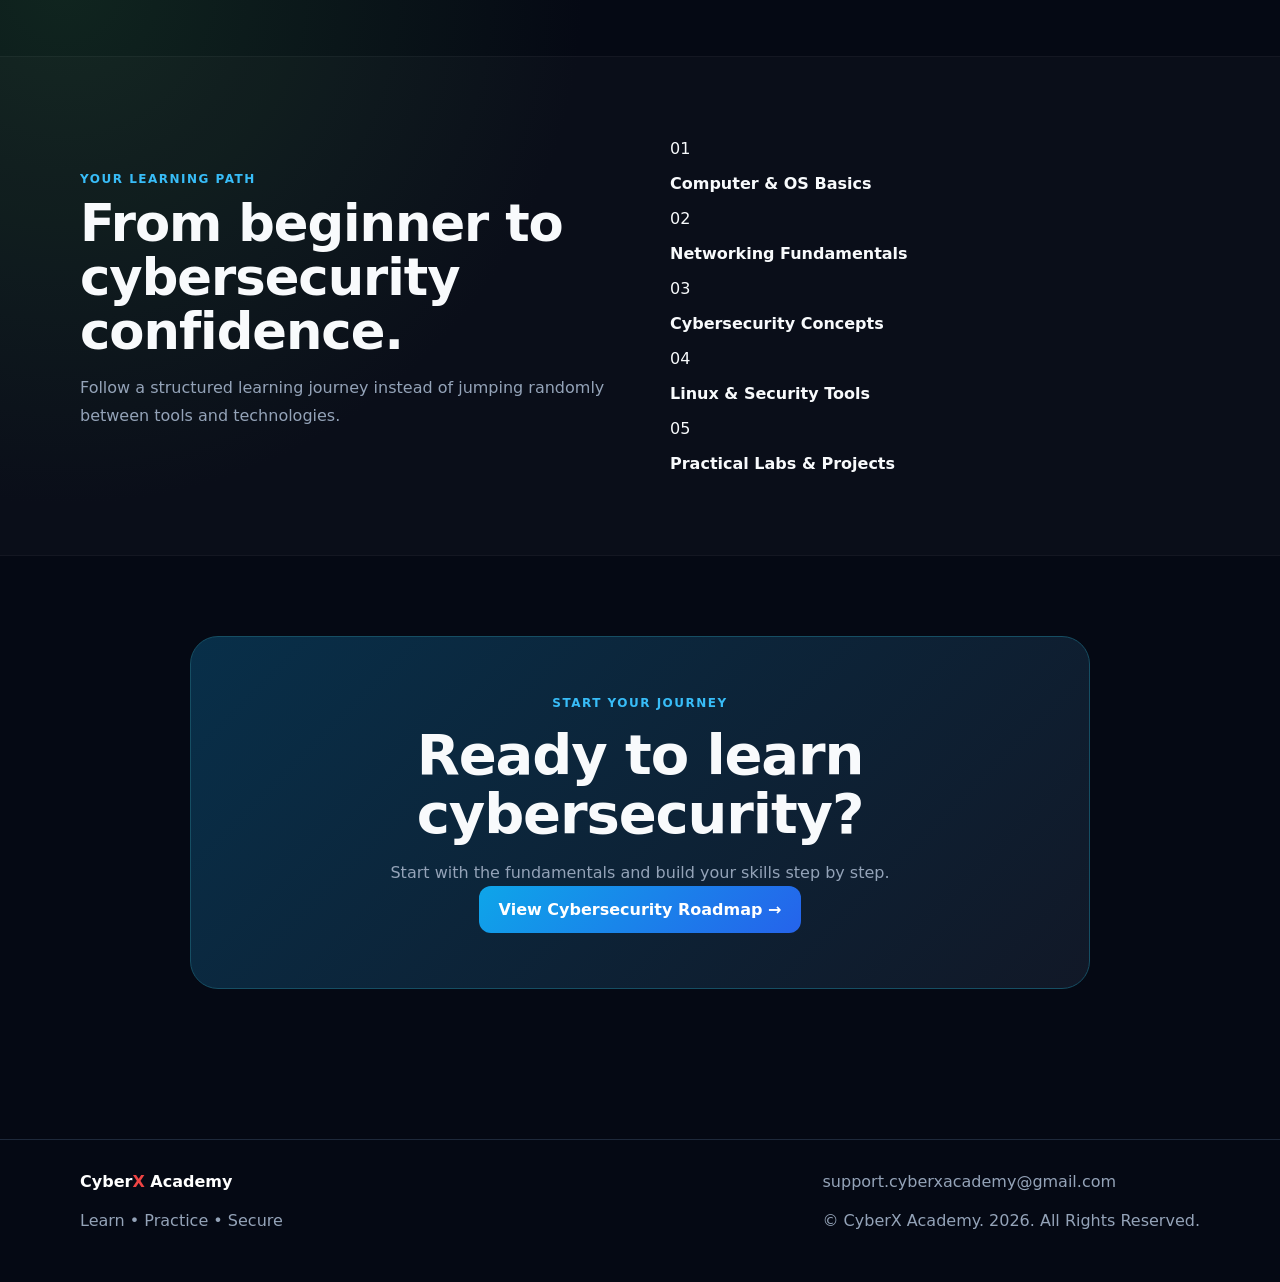
<file: courses.html>
<!doctype html>
<html lang="en">
<head>
<meta charset="utf-8">
<meta name="viewport" content="width=device-width, initial-scale=1">

<meta name="description" content="CyberX Academy courses - Learn cybersecurity, Linux, networking and practical security skills.">
<meta name="keywords" content="CyberX Academy, cybersecurity courses, ethical hacking, Linux, networking, cybersecurity training">
<meta name="author" content="CyberX Academy">

<meta name="theme-color" content="#06111f">

<title>Courses | CyberX Academy</title>

<link rel="stylesheet" href="styles.css">
</head>

<body>

<header class="nav">
  <div class="wrap navin">

    <a class="logo" href="index.html">
      Cyber<span>X</span> Academy
    </a>

    <nav>
      <a href="index.html">Home</a>
      <a class="active" href="courses.html">Courses</a>
      <a href="roadmap.html">Roadmap</a>
      <a href="blog.html">Blog</a>
      <a href="videos.html">Videos</a>
      <a href="about.html">About</a>
      <a href="contact.html">Contact</a>
      <a class="login" href="login.html">Student Login</a>
    </nav>

    <button class="menu" onclick="toggleNav()">☰</button>

  </div>
</header>


<main>

<!-- HERO -->

<section class="pagehero">
  <div class="wrap">

    <span class="badge">CYBERX ACADEMY COURSES</span>

    <h1>Build cybersecurity skills that matter.</h1>

    <p>
      Learn cybersecurity, networking and Linux through structured
      beginner-friendly courses, practical labs and real-world learning.
    </p>

  </div>
</section>


<!-- COURSES -->

<section>
  <div class="wrap">

    <div class="section-head">
      <span class="eyebrow">LEARN • PRACTICE • SECURE</span>

      <h2>Explore our courses.</h2>

      <p>
        Start with the fundamentals and gradually build the skills
        required for a cybersecurity career.
      </p>
    </div>


    <div class="cards">


      <!-- COURSE 1 -->

      <article class="card">

        <div class="icon">🛡️</div>

        <h3>Cybersecurity Fundamentals</h3>

        <p>
          Learn the core concepts of cybersecurity including threats,
          vulnerabilities, authentication, malware and security principles.
        </p>

        <div class="trust">
          <span>✓ Beginner</span>
          <span>✓ Foundations</span>
        </div>

        <a class="btn" href="roadmap.html">
          View Course →
        </a>

      </article>


      <!-- COURSE 2 -->

      <article class="card">

        <div class="icon">🐧</div>

        <h3>Linux for Beginners</h3>

        <p>
          Understand Linux from the ground up including the terminal,
          files, directories, permissions, processes and essential commands.
        </p>

        <div class="trust">
          <span>✓ Beginner</span>
          <span>✓ Hands-on</span>
        </div>

        <a class="btn" href="roadmap.html">
          View Course →
        </a>

      </article>


      <!-- COURSE 3 -->

      <article class="card">

        <div class="icon">🌐</div>

        <h3>Networking Essentials</h3>

        <p>
          Master IP addresses, DNS, DHCP, TCP/IP, ports, protocols,
          routers, firewalls and essential networking concepts.
        </p>

        <div class="trust">
          <span>✓ Beginner</span>
          <span>✓ Networking</span>
        </div>

        <a class="btn" href="roadmap.html">
          View Course →
        </a>

      </article>


      <!-- COURSE 4 -->

      <article class="card">

        <div class="icon">💻</div>

        <h3>Practical Security Labs</h3>

        <p>
          Turn cybersecurity theory into practical skills through safe,
          legal and controlled security labs and exercises.
        </p>

        <div class="trust">
          <span>✓ Practical</span>
          <span>✓ Labs</span>
        </div>

        <a class="btn" href="roadmap.html">
          View Course →
        </a>

      </article>


      <!-- COURSE 5 -->

      <article class="card">

        <div class="icon">🔎</div>

        <h3>Network Security</h3>

        <p>
          Explore firewalls, network monitoring, common attacks,
          defensive techniques and the fundamentals of network security.
        </p>

        <div class="trust">
          <span>✓ Intermediate</span>
          <span>✓ Security</span>
        </div>

        <a class="btn" href="roadmap.html">
          View Course →
        </a>

      </article>


      <!-- COURSE 6 -->

      <article class="card">

        <div class="icon">🔐</div>

        <h3>Ethical Hacking Basics</h3>

        <p>
          Understand ethical hacking methodologies, reconnaissance,
          security testing and responsible vulnerability assessment.
        </p>

        <div class="trust">
          <span>✓ Intermediate</span>
          <span>✓ Legal Labs</span>
        </div>

        <a class="btn" href="roadmap.html">
          View Course →
        </a>

      </article>

    </div>

  </div>
</section>


<!-- LEARNING PATH -->

<section class="band">

  <div class="wrap split">

    <div>

      <span class="eyebrow">YOUR LEARNING PATH</span>

      <h2>From beginner to cybersecurity confidence.</h2>

      <p>
        Follow a structured learning journey instead of jumping randomly
        between tools and technologies.
      </p>

    </div>


    <div class="roadmap-list">

      <div class="roadmap-list article">
        <span>01</span>
        <strong>Computer & OS Basics</strong>
      </div>

      <div class="roadmap-list article">
        <span>02</span>
        <strong>Networking Fundamentals</strong>
      </div>

      <div class="roadmap-list article">
        <span>03</span>
        <strong>Cybersecurity Concepts</strong>
      </div>

      <div class="roadmap-list article">
        <span>04</span>
        <strong>Linux & Security Tools</strong>
      </div>

      <div class="roadmap-list article">
        <span>05</span>
        <strong>Practical Labs & Projects</strong>
      </div>

    </div>

  </div>

</section>


<!-- CTA -->

<section class="cta-wrap">

  <div class="wrap cta">

    <span class="eyebrow">START YOUR JOURNEY</span>

    <h2>Ready to learn cybersecurity?</h2>

    <p>
      Start with the fundamentals and build your skills step by step.
    </p>

    <a class="btn" href="roadmap.html">
      View Cybersecurity Roadmap →
    </a>

  </div>

</section>

</main>


<footer>

  <div class="wrap foot">

    <div>
      <strong>
        Cyber<span>X</span> Academy
      </strong>

      <p>Learn • Practice • Secure</p>
    </div>

    <div>
      official.cyberxacademy@gmail.com
    </div>

  </div>

</footer>


<script src="script.js"></script>
<script src="script.js"></script>
<script src="footer.js"></script>
</body>
</html>
</body>
</html>
</file>
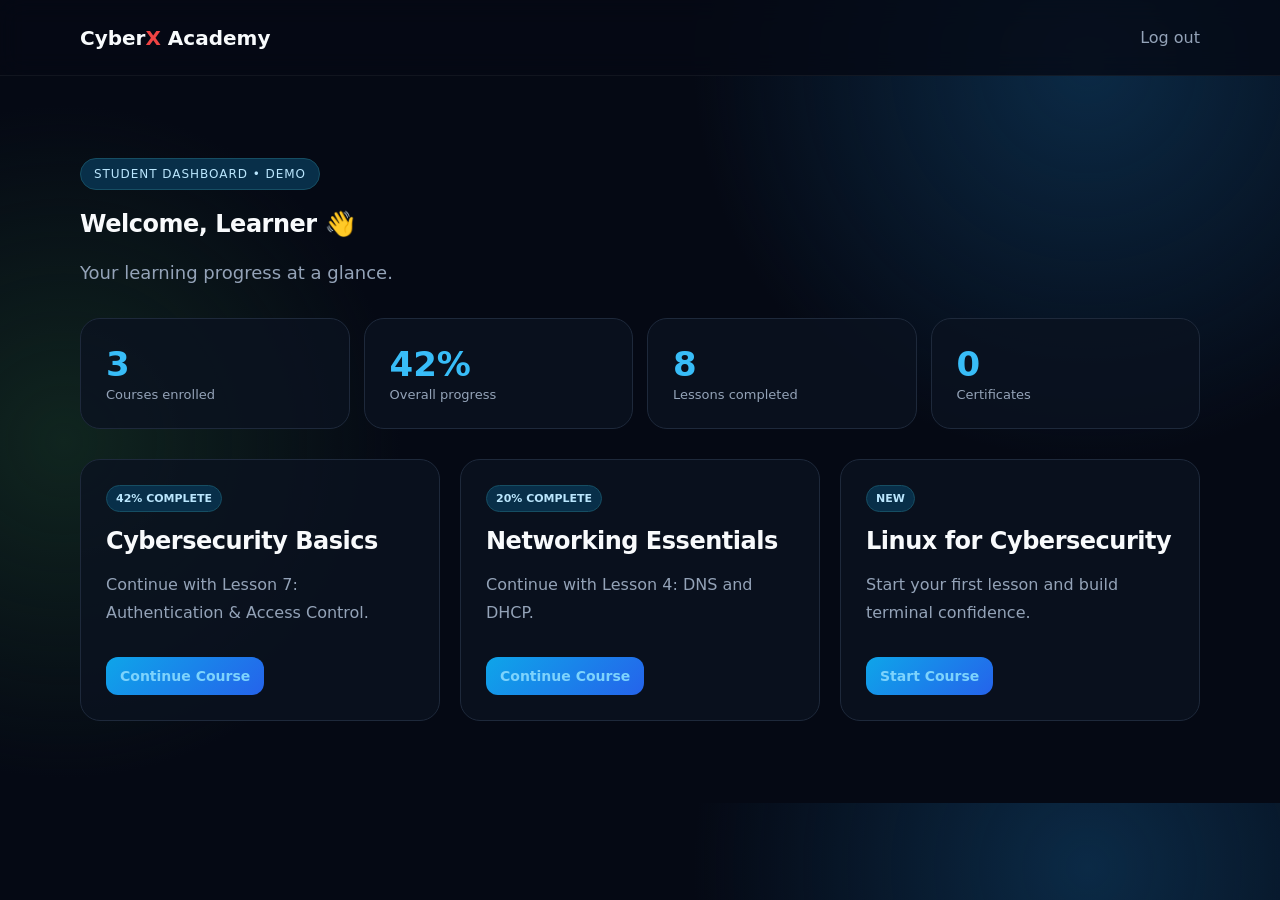
<file: dashboard.html>
<!doctype html><html lang="en"><head><meta charset="utf-8"><meta name="viewport" content="width=device-width,initial-scale=1"><title>Student Dashboard | CyberX Academy</title><link rel="stylesheet" href="styles.css"></head><body>
<header class="nav"><div class="wrap navin"><a class="logo" href="index.html">Cyber<span>X</span> Academy</a><a class="back" href="index.html">Log out</a></div></header>
<main><section><div class="wrap"><span class="badge">STUDENT DASHBOARD • DEMO</span><h1>Welcome, Learner 👋</h1><p class="lead">Your learning progress at a glance.</p><div class="dash-grid"><div class="stat"><b>3</b><span>Courses enrolled</span></div><div class="stat"><b>42%</b><span>Overall progress</span></div><div class="stat"><b>8</b><span>Lessons completed</span></div><div class="stat"><b>0</b><span>Certificates</span></div></div><div class="cards three"><article><span class="pill">42% COMPLETE</span><h2>Cybersecurity Basics</h2><p>Continue with Lesson 7: Authentication & Access Control.</p><a class="btn small" href="#">Continue Course</a></article><article><span class="pill">20% COMPLETE</span><h2>Networking Essentials</h2><p>Continue with Lesson 4: DNS and DHCP.</p><a class="btn small" href="#">Continue Course</a></article><article><span class="pill">NEW</span><h2>Linux for Cybersecurity</h2><p>Start your first lesson and build terminal confidence.</p><a class="btn small" href="courses.html">Start Course</a></article></div></div></section></main><script src="script.js"></script>
<script src="footer.js"></script>
</body>
</html></body></html>
</file>
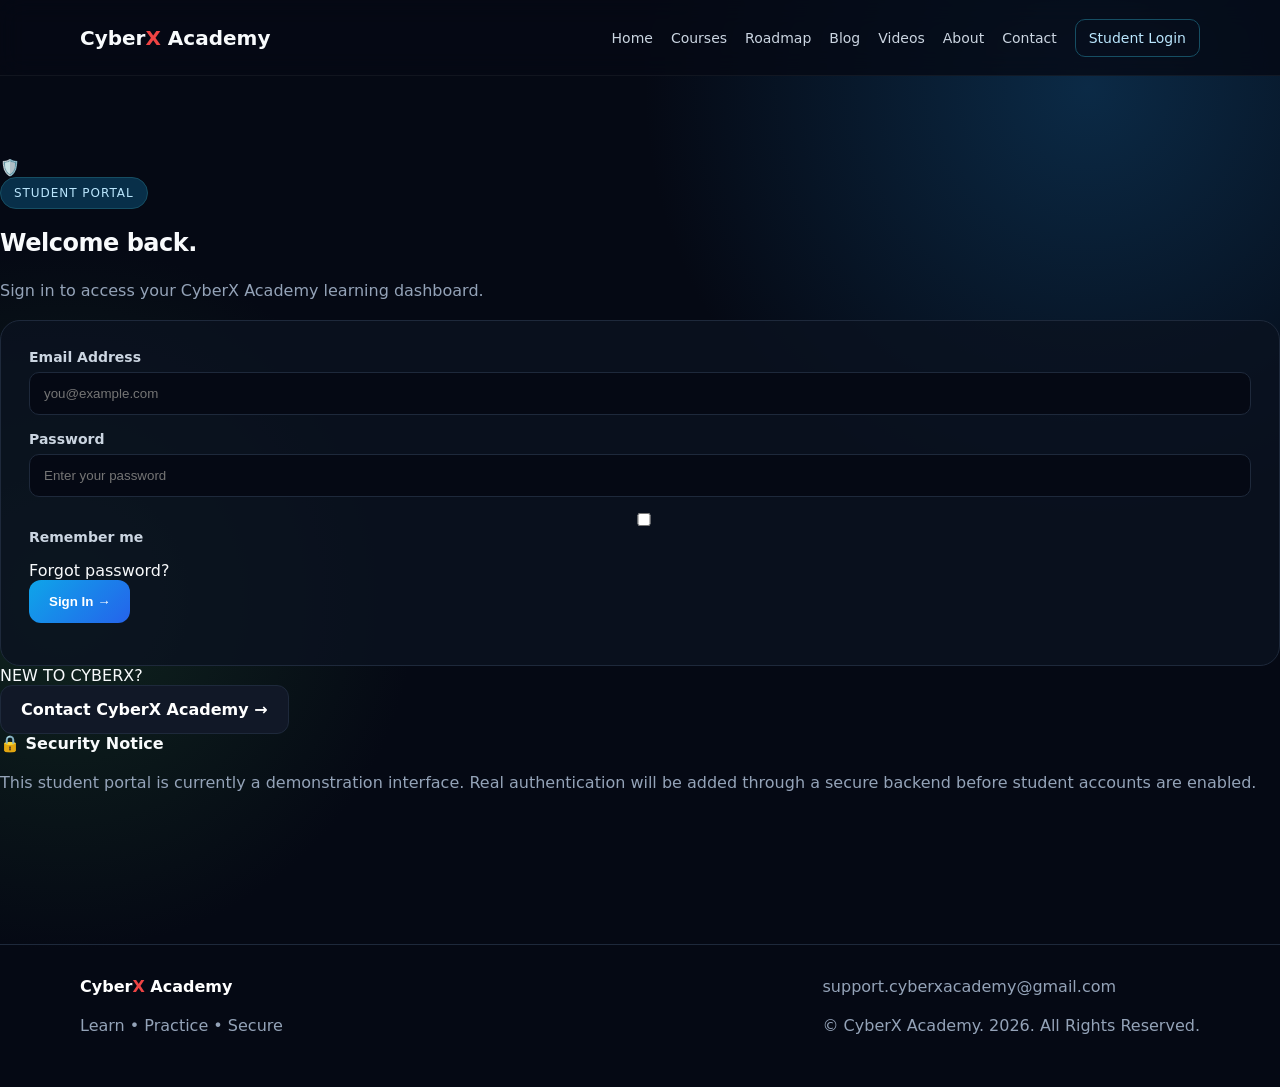
<file: login.html>
<!doctype html>
<html lang="en">

<head>

<meta charset="utf-8">

<meta name="viewport" content="width=device-width, initial-scale=1">

<meta name="description"
content="Student Login | CyberX Academy">

<meta name="author"
content="CyberX Academy">

<meta name="robots"
content="index, follow">

<meta name="theme-color"
content="#06111f">

<title>Student Login | CyberX Academy</title>

<link rel="stylesheet"
href="styles.css">

</head>


<body>


<header class="nav">

<div class="wrap navin">

<a class="logo"
href="index.html">

Cyber<span>X</span> Academy

</a>


<nav>

<a href="index.html">Home</a>

<a href="courses.html">Courses</a>

<a href="roadmap.html">Roadmap</a>

<a href="blog.html">Blog</a>

<a href="videos.html">Videos</a>

<a href="about.html">About</a>

<a href="contact.html">Contact</a>

<a class="login active"
href="login.html">
Student Login
</a>

</nav>


<button class="menu"
onclick="toggleNav()">
☰
</button>

</div>

</header>



<main>


<section class="login-page">

<div class="login-container">


<div class="login-card">


<div class="login-logo">

<div class="login-icon">
🛡️
</div>

<span class="badge">
STUDENT PORTAL
</span>

</div>


<h1>
Welcome back.
</h1>


<p class="login-intro">
Sign in to access your CyberX Academy
learning dashboard.
</p>


<form
onsubmit="return demoLogin(event)">


<label>

Email Address

<input
type="email"
name="email"
required
autocomplete="email"
placeholder="you@example.com">

</label>



<label>

Password

<input
type="password"
name="password"
required
autocomplete="current-password"
placeholder="Enter your password">

</label>



<div class="login-options">

<label class="checkbox">

<input
type="checkbox"
name="remember">

<span>
Remember me
</span>

</label>


<a href="#forgot">
Forgot password?
</a>

</div>



<button
class="btn login-btn"
type="submit">

Sign In →

</button>


<p
id="loginmsg"
class="success">
</p>


</form>


<div class="login-divider">
<span>NEW TO CYBERX?</span>
</div>


<a
class="btn ghost login-register"
href="contact.html">

Contact CyberX Academy →

</a>


<div class="security-note">

<strong>
🔒 Security Notice
</strong>

<p>
This student portal is currently a demonstration
interface. Real authentication will be added
through a secure backend before student accounts
are enabled.
</p>

</div>


</div>

</div>

</section>


</main>



<footer>

<div class="wrap foot">

<div>

<strong>
Cyber<span>X</span> Academy
</strong>

<p>
Learn • Practice • Secure
</p>

</div>


<div>

<a href="mailto:support.cyberxacademy@gmail.com">

support.cyberxacademy@gmail.com

</a>

<p>
© CyberX Academy. 2026. All Rights Reserved.
</p>

</div>

</div>

</footer>


<script src="script.js"></script>


<script>

function demoLogin(event) {

event.preventDefault();

const message =
document.getElementById("loginmsg");

message.textContent =
"Demo login only — secure student authentication is coming soon.";

return false;

}

</script>

<script src="script.js"></script>
<script src="footer.js"></script>
</body>
</html>
</body>

</html>
</file>
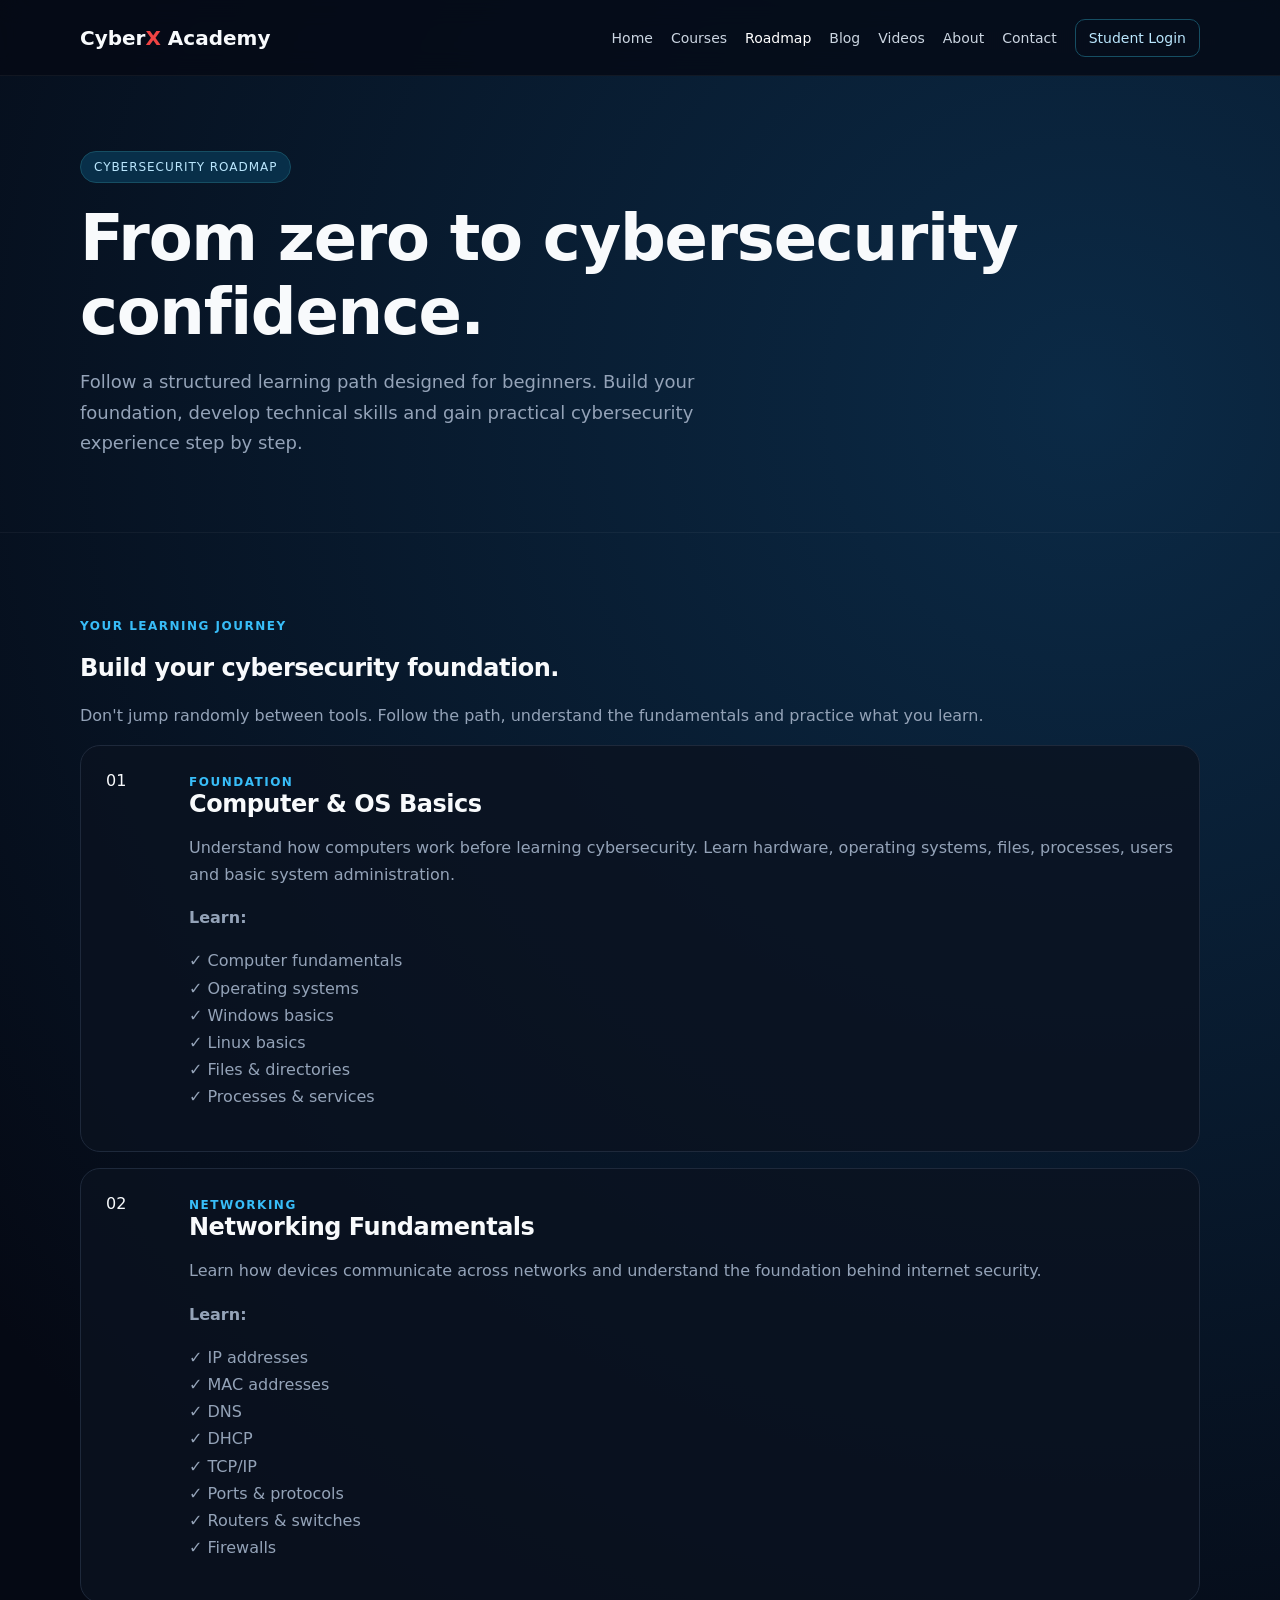
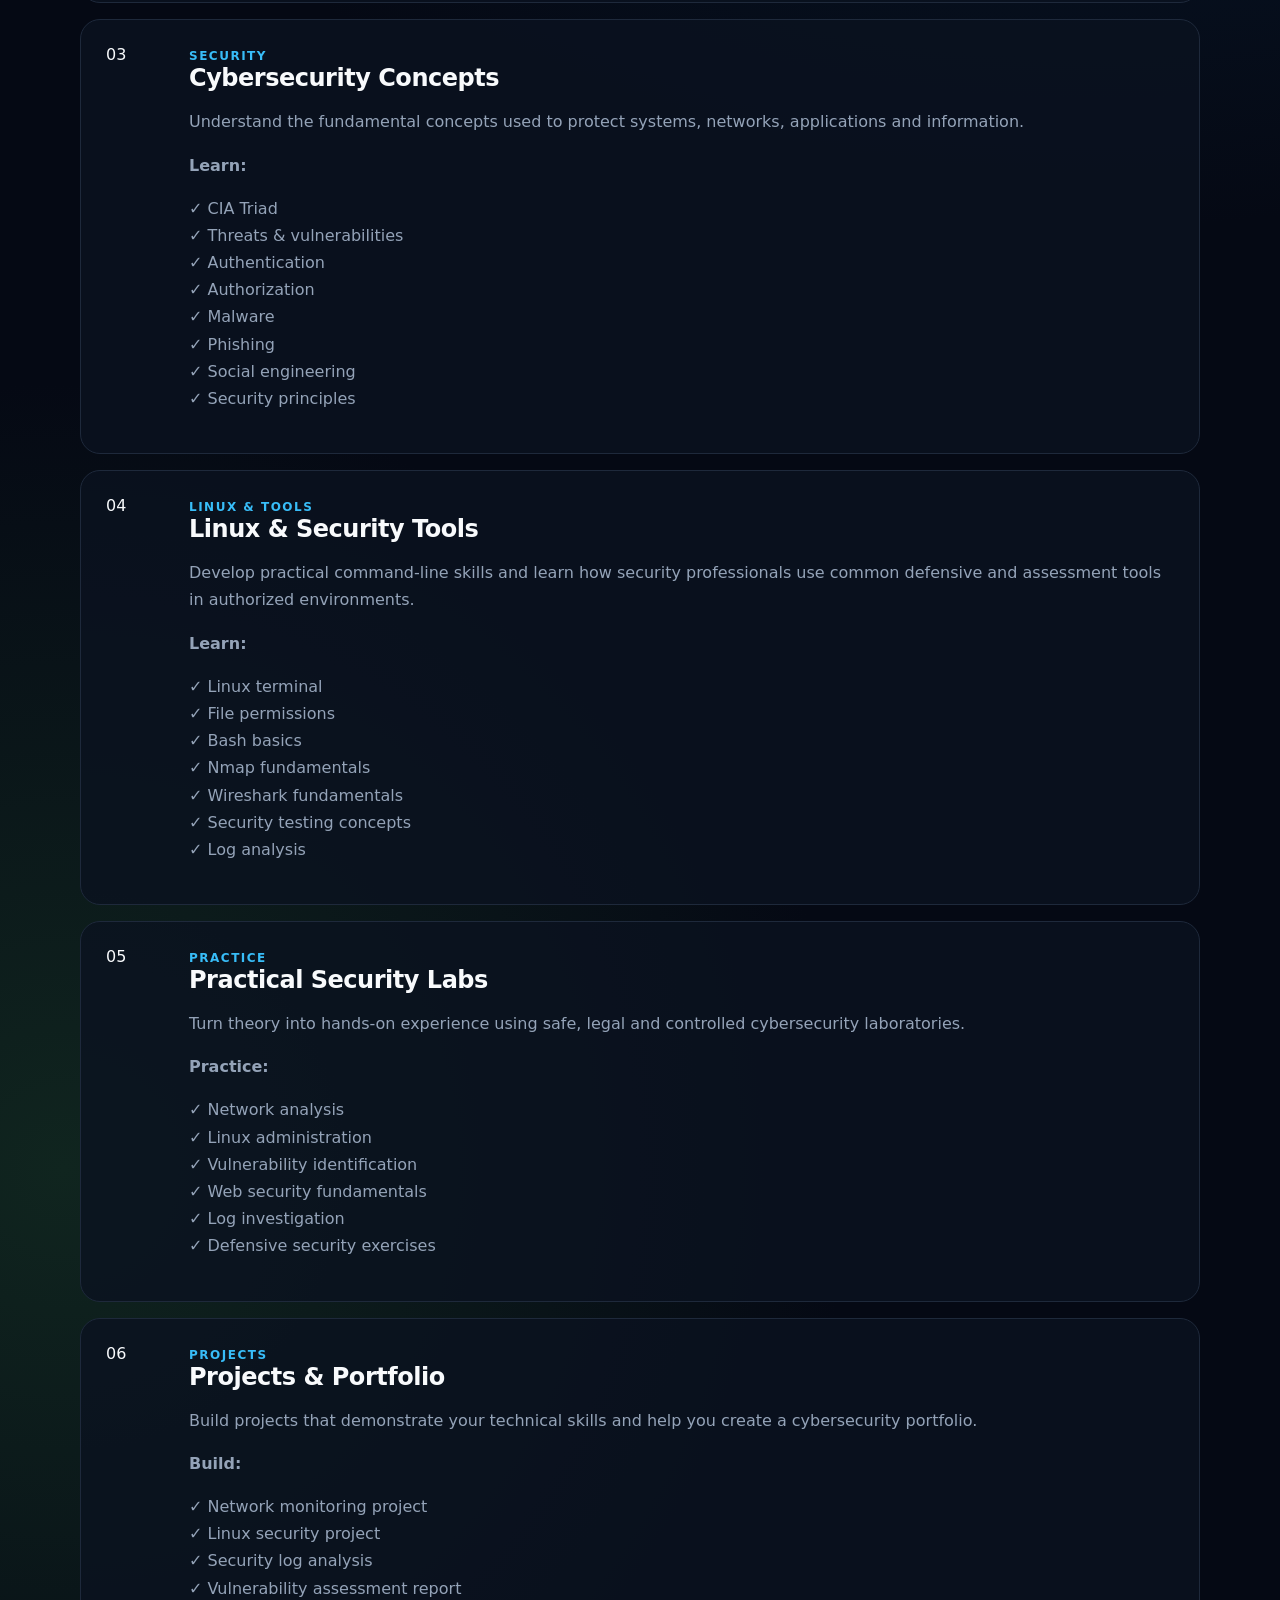
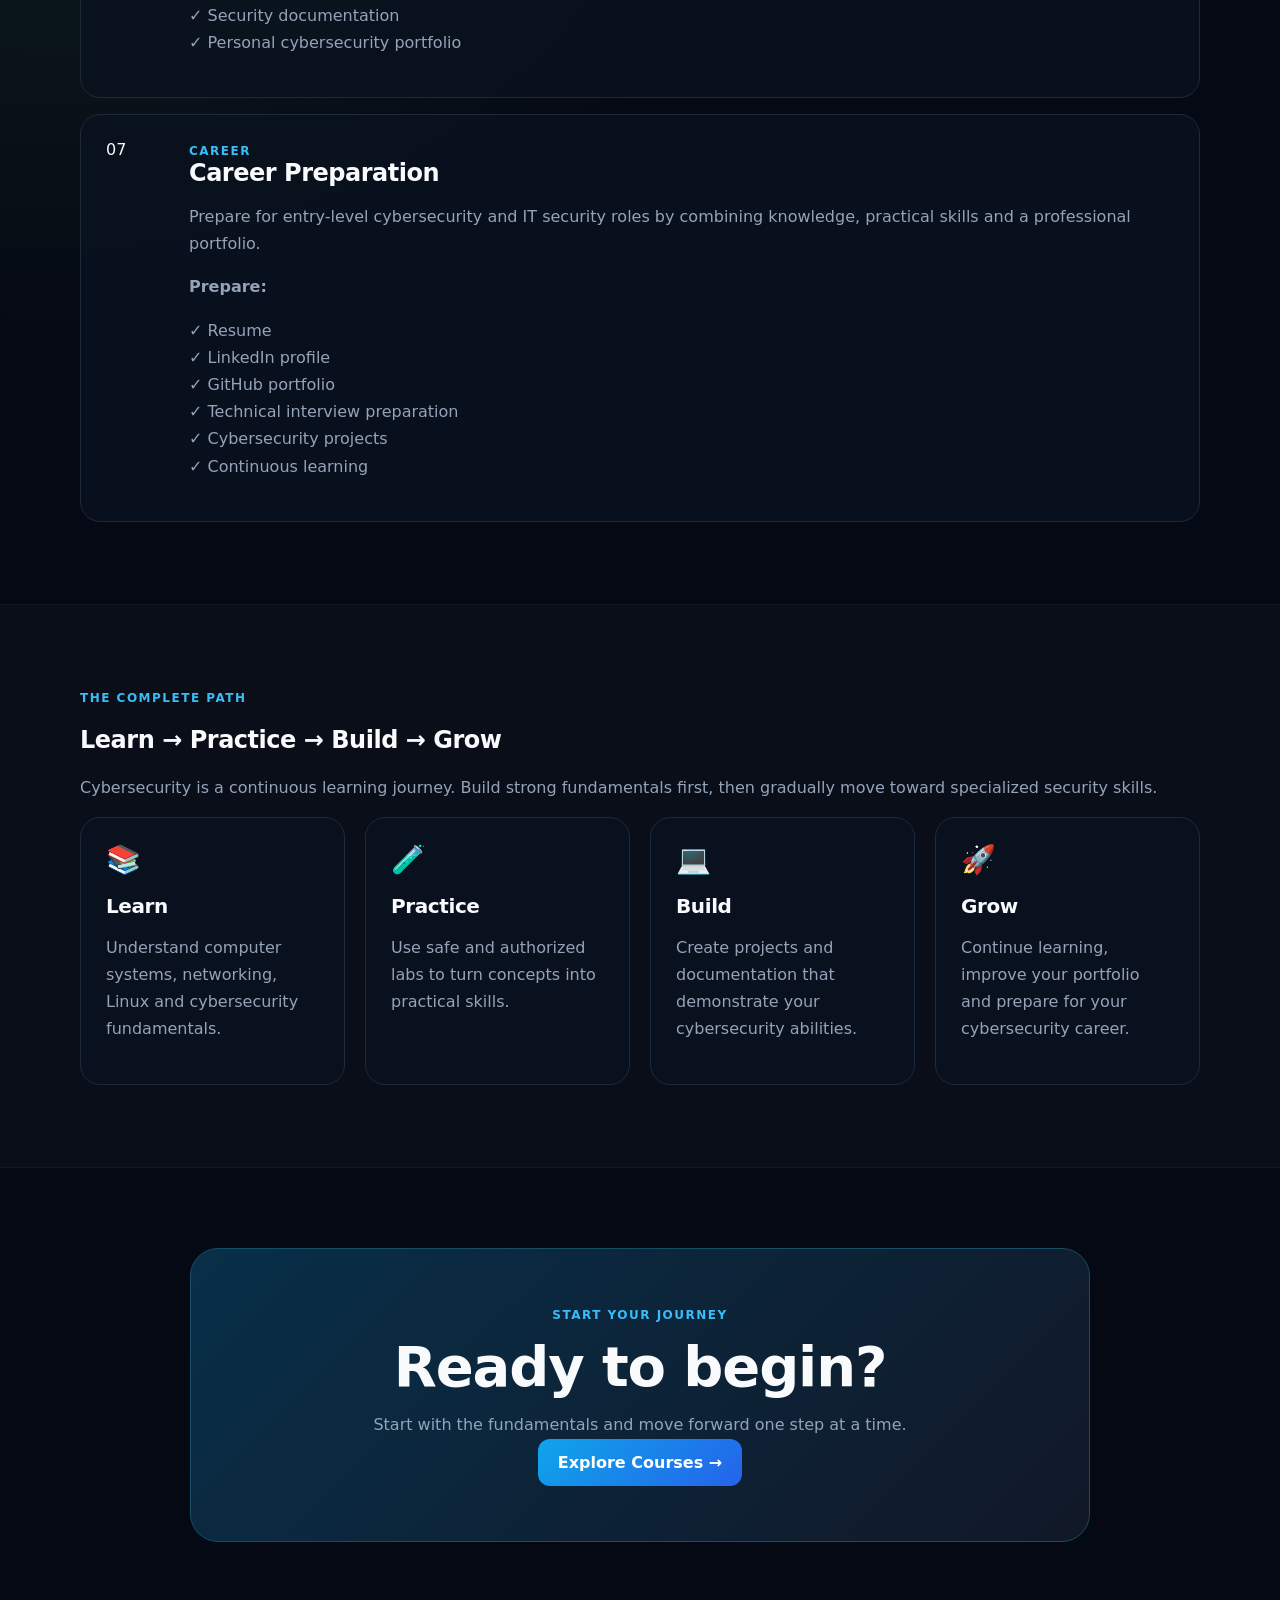
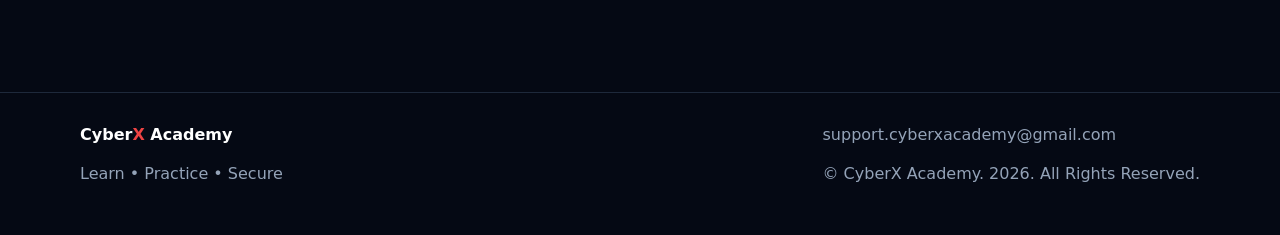
<file: roadmap.html>
<!doctype html>
<html lang="en">

<head>

<meta charset="utf-8">

<meta name="viewport"
content="width=device-width, initial-scale=1">

<meta name="description"
content="CyberX Academy Cybersecurity Roadmap - Follow a structured path from beginner to cybersecurity skills.">

<meta name="keywords"
content="CyberX Academy, cybersecurity roadmap, cybersecurity learning path, ethical hacking, Linux, networking">

<meta name="author"
content="CyberX Academy">

<meta name="theme-color"
content="#06111f">

<title>Cybersecurity Roadmap | CyberX Academy</title>

<link rel="stylesheet" href="styles.css">

</head>


<body>


<!-- NAVIGATION -->

<header class="nav">

<div class="wrap navin">

<a class="logo" href="index.html">
Cyber<span>X</span> Academy
</a>


<nav>

<a href="index.html">Home</a>

<a href="courses.html">Courses</a>

<a class="active" href="roadmap.html">Roadmap</a>

<a href="blog.html">Blog</a>

<a href="videos.html">Videos</a>

<a href="about.html">About</a>

<a href="contact.html">Contact</a>

<a class="login" href="login.html">
Student Login
</a>

</nav>


<button class="menu"
onclick="toggleNav()">
☰
</button>

</div>

</header>



<main>


<!-- HERO -->

<section class="pagehero">

<div class="wrap">

<span class="badge">
CYBERSECURITY ROADMAP
</span>


<h1>
From zero to cybersecurity confidence.
</h1>


<p>
Follow a structured learning path designed for beginners.
Build your foundation, develop technical skills and gain
practical cybersecurity experience step by step.
</p>

</div>

</section>



<!-- ROADMAP -->

<section>

<div class="wrap">


<div class="section-head">

<span class="eyebrow">
YOUR LEARNING JOURNEY
</span>


<h2>
Build your cybersecurity foundation.
</h2>


<p>
Don't jump randomly between tools. Follow the path,
understand the fundamentals and practice what you learn.
</p>

</div>



<div class="roadmap-list">


<!-- STEP 01 -->

<article class="article">

<div class="roadmap-number">
01
</div>

<div>

<span class="eyebrow">
FOUNDATION
</span>

<h2>
Computer & OS Basics
</h2>

<p>
Understand how computers work before learning cybersecurity.
Learn hardware, operating systems, files, processes,
users and basic system administration.
</p>


<p>
<strong>Learn:</strong>
</p>

<p>
✓ Computer fundamentals<br>
✓ Operating systems<br>
✓ Windows basics<br>
✓ Linux basics<br>
✓ Files & directories<br>
✓ Processes & services
</p>

</div>

</article>



<!-- STEP 02 -->

<article class="article">

<div class="roadmap-number">
02
</div>

<div>

<span class="eyebrow">
NETWORKING
</span>

<h2>
Networking Fundamentals
</h2>

<p>
Learn how devices communicate across networks and
understand the foundation behind internet security.
</p>


<p>
<strong>Learn:</strong>
</p>

<p>
✓ IP addresses<br>
✓ MAC addresses<br>
✓ DNS<br>
✓ DHCP<br>
✓ TCP/IP<br>
✓ Ports & protocols<br>
✓ Routers & switches<br>
✓ Firewalls
</p>

</div>

</article>



<!-- STEP 03 -->

<article class="article">

<div class="roadmap-number">
03
</div>

<div>

<span class="eyebrow">
SECURITY
</span>

<h2>
Cybersecurity Concepts
</h2>

<p>
Understand the fundamental concepts used to protect
systems, networks, applications and information.
</p>


<p>
<strong>Learn:</strong>
</p>

<p>
✓ CIA Triad<br>
✓ Threats & vulnerabilities<br>
✓ Authentication<br>
✓ Authorization<br>
✓ Malware<br>
✓ Phishing<br>
✓ Social engineering<br>
✓ Security principles
</p>

</div>

</article>



<!-- STEP 04 -->

<article class="article">

<div class="roadmap-number">
04
</div>

<div>

<span class="eyebrow">
LINUX & TOOLS
</span>

<h2>
Linux & Security Tools
</h2>

<p>
Develop practical command-line skills and learn how
security professionals use common defensive and
assessment tools in authorized environments.
</p>


<p>
<strong>Learn:</strong>
</p>

<p>
✓ Linux terminal<br>
✓ File permissions<br>
✓ Bash basics<br>
✓ Nmap fundamentals<br>
✓ Wireshark fundamentals<br>
✓ Security testing concepts<br>
✓ Log analysis
</p>

</div>

</article>



<!-- STEP 05 -->

<article class="article">

<div class="roadmap-number">
05
</div>

<div>

<span class="eyebrow">
PRACTICE
</span>

<h2>
Practical Security Labs
</h2>

<p>
Turn theory into hands-on experience using safe,
legal and controlled cybersecurity laboratories.
</p>


<p>
<strong>Practice:</strong>
</p>

<p>
✓ Network analysis<br>
✓ Linux administration<br>
✓ Vulnerability identification<br>
✓ Web security fundamentals<br>
✓ Log investigation<br>
✓ Defensive security exercises
</p>

</div>

</article>



<!-- STEP 06 -->

<article class="article">

<div class="roadmap-number">
06
</div>

<div>

<span class="eyebrow">
PROJECTS
</span>

<h2>
Projects & Portfolio
</h2>

<p>
Build projects that demonstrate your technical skills
and help you create a cybersecurity portfolio.
</p>


<p>
<strong>Build:</strong>
</p>

<p>
✓ Network monitoring project<br>
✓ Linux security project<br>
✓ Security log analysis<br>
✓ Vulnerability assessment report<br>
✓ Security documentation<br>
✓ Personal cybersecurity portfolio
</p>

</div>

</article>



<!-- STEP 07 -->

<article class="article">

<div class="roadmap-number">
07
</div>

<div>

<span class="eyebrow">
CAREER
</span>

<h2>
Career Preparation
</h2>

<p>
Prepare for entry-level cybersecurity and IT security
roles by combining knowledge, practical skills and
a professional portfolio.
</p>


<p>
<strong>Prepare:</strong>
</p>

<p>
✓ Resume<br>
✓ LinkedIn profile<br>
✓ GitHub portfolio<br>
✓ Technical interview preparation<br>
✓ Cybersecurity projects<br>
✓ Continuous learning
</p>

</div>

</article>


</div>

</div>

</section>



<!-- SKILL PATH -->

<section class="band">

<div class="wrap">


<div class="section-head">

<span class="eyebrow">
THE COMPLETE PATH
</span>

<h2>
Learn → Practice → Build → Grow
</h2>

<p>
Cybersecurity is a continuous learning journey.
Build strong fundamentals first, then gradually
move toward specialized security skills.
</p>

</div>



<div class="cards">


<article class="card">

<div class="icon">
📚
</div>

<h3>
Learn
</h3>

<p>
Understand computer systems, networking,
Linux and cybersecurity fundamentals.
</p>

</article>



<article class="card">

<div class="icon">
🧪
</div>

<h3>
Practice
</h3>

<p>
Use safe and authorized labs to turn
concepts into practical skills.
</p>

</article>



<article class="card">

<div class="icon">
💻
</div>

<h3>
Build
</h3>

<p>
Create projects and documentation that
demonstrate your cybersecurity abilities.
</p>

</article>



<article class="card">

<div class="icon">
🚀
</div>

<h3>
Grow
</h3>

<p>
Continue learning, improve your portfolio
and prepare for your cybersecurity career.
</p>

</article>


</div>

</div>

</section>



<!-- CTA -->

<section class="cta-wrap">

<div class="wrap cta">

<span class="eyebrow">
START YOUR JOURNEY
</span>


<h2>
Ready to begin?
</h2>


<p>
Start with the fundamentals and move forward
one step at a time.
</p>


<a class="btn"
href="courses.html">
Explore Courses →
</a>

</div>

</section>


</main>



<!-- FOOTER -->

<footer>

<div class="wrap foot">

<div>

<strong>
Cyber<span>X</span> Academy
</strong>

<p>
Learn • Practice • Secure
</p>

</div>


<div>
official.cyberxacademy@gmail.com
</div>

</div>

</footer>


<script src="script.js"></script>
<script src="script.js"></script>
<script src="footer.js"></script>
</body>
</html>
</body>

</html>
</file>
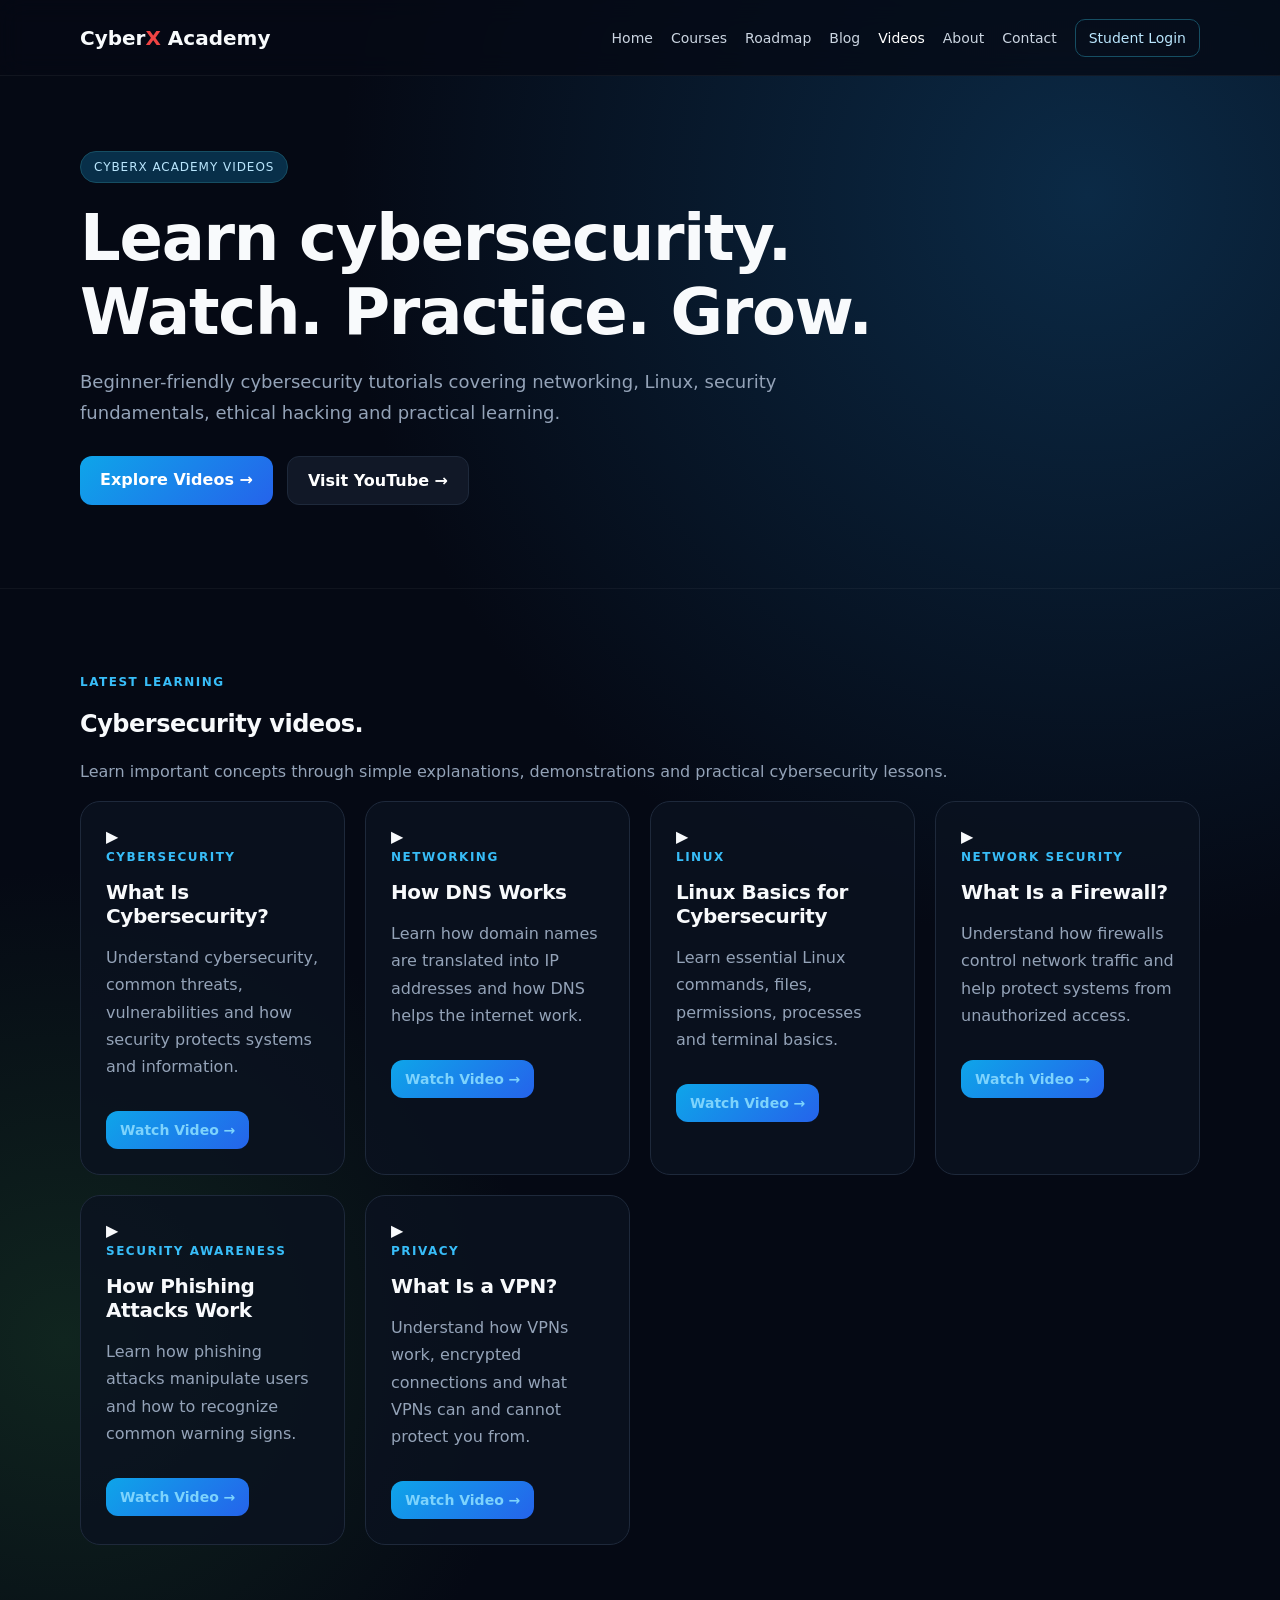
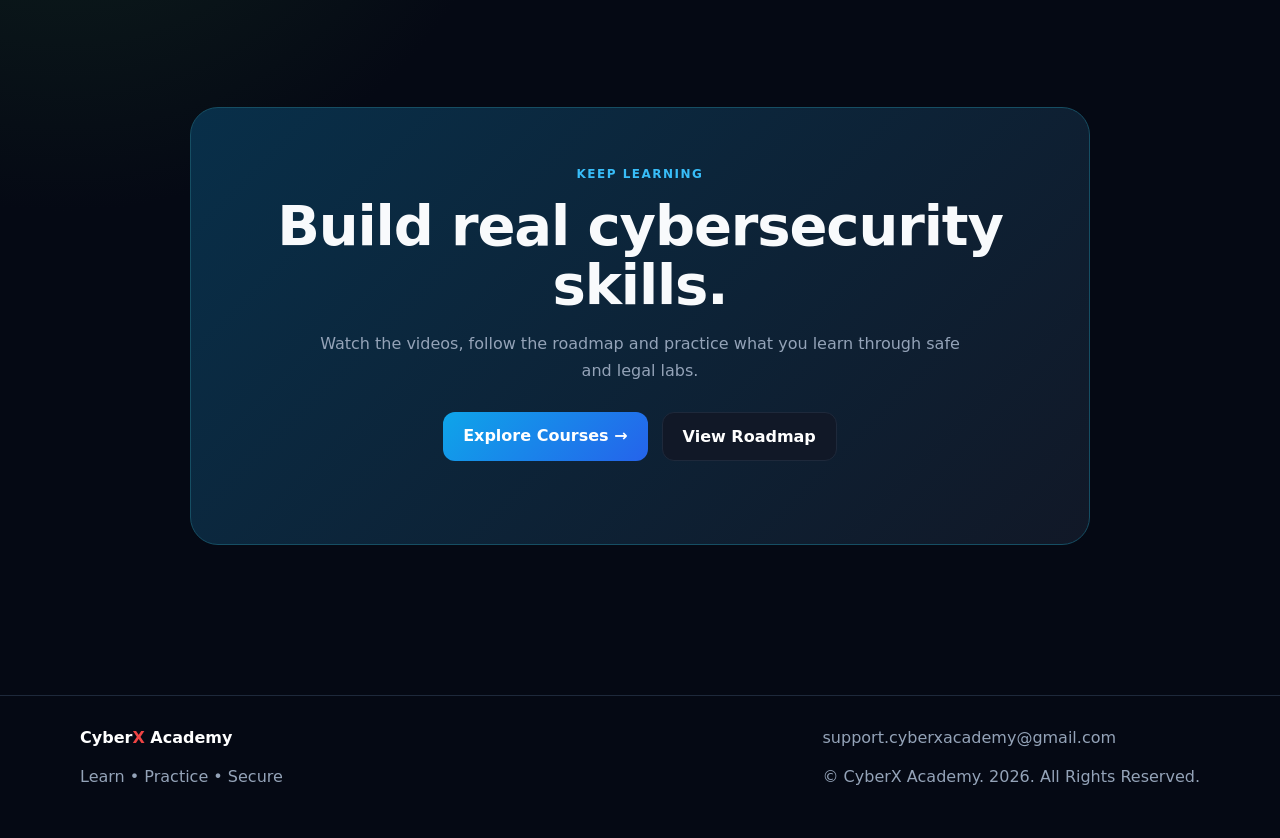
<file: videos.html>
<!doctype html>
<html lang="en">

<head>
<meta charset="utf-8">
<meta name="viewport" content="width=device-width,initial-scale=1">

<meta name="description"
content="CyberX Academy cybersecurity videos, tutorials and practical learning resources.">

<meta name="keywords"
content="CyberX Academy, cybersecurity videos, ethical hacking, Linux, networking, cybersecurity tutorials">

<meta name="author" content="CyberX Academy">

<meta name="theme-color" content="#06111f">

<title>Videos | CyberX Academy</title>

<link rel="stylesheet" href="styles.css">
</head>

<body>

<header class="nav">

<div class="wrap navin">

<a class="logo" href="index.html">
Cyber<span>X</span> Academy
</a>

<nav>

<a href="index.html">Home</a>
<a href="courses.html">Courses</a>
<a href="roadmap.html">Roadmap</a>
<a href="blog.html">Blog</a>
<a class="active" href="videos.html">Videos</a>
<a href="about.html">About</a>
<a href="contact.html">Contact</a>

<a class="login" href="login.html">
Student Login
</a>

</nav>

<button class="menu" onclick="toggleNav()">☰</button>

</div>

</header>


<main>

<!-- HERO -->

<section class="pagehero">

<div class="wrap">

<span class="badge">
CYBERX ACADEMY VIDEOS
</span>

<h1>
Learn cybersecurity.<br>
Watch. Practice. Grow.
</h1>

<p>
Beginner-friendly cybersecurity tutorials covering
networking, Linux, security fundamentals, ethical hacking
and practical learning.
</p>

<div class="actions">

<a class="btn" href="#videos">
Explore Videos →
</a>

<a class="btn ghost"
href="https://youtube.com/@cyberx-academy"
target="_blank"
rel="noopener noreferrer">

Visit YouTube →

</a>

</div>

</div>

</section>


<!-- VIDEOS -->

<section id="videos">

<div class="wrap">

<div class="section-head">

<span class="eyebrow">
LATEST LEARNING
</span>

<h2>
Cybersecurity videos.
</h2>

<p>
Learn important concepts through simple explanations,
demonstrations and practical cybersecurity lessons.
</p>

</div>


<div class="cards video-grid">


<!-- VIDEO 1 -->

<article class="card video-card">

<div class="video-thumb">
<span class="play">▶</span>
</div>

<div class="video-content">

<span class="eyebrow">
CYBERSECURITY
</span>

<h3>
What Is Cybersecurity?
</h3>

<p>
Understand cybersecurity, common threats,
vulnerabilities and how security protects
systems and information.
</p>

<a class="btn small"
href="https://youtube.com/@cyberx-academy"
target="_blank"
rel="noopener noreferrer">

Watch Video →

</a>

</div>

</article>


<!-- VIDEO 2 -->

<article class="card video-card">

<div class="video-thumb">
<span class="play">▶</span>
</div>

<div class="video-content">

<span class="eyebrow">
NETWORKING
</span>

<h3>
How DNS Works
</h3>

<p>
Learn how domain names are translated into
IP addresses and how DNS helps the internet work.
</p>

<a class="btn small"
href="https://youtube.com/@cyberx-academy"
target="_blank"
rel="noopener noreferrer">

Watch Video →

</a>

</div>

</article>


<!-- VIDEO 3 -->

<article class="card video-card">

<div class="video-thumb">
<span class="play">▶</span>
</div>

<div class="video-content">

<span class="eyebrow">
LINUX
</span>

<h3>
Linux Basics for Cybersecurity
</h3>

<p>
Learn essential Linux commands, files,
permissions, processes and terminal basics.
</p>

<a class="btn small"
href="https://youtube.com/@cyberx-academy"
target="_blank"
rel="noopener noreferrer">

Watch Video →

</a>

</div>

</article>


<!-- VIDEO 4 -->

<article class="card video-card">

<div class="video-thumb">
<span class="play">▶</span>
</div>

<div class="video-content">

<span class="eyebrow">
NETWORK SECURITY
</span>

<h3>
What Is a Firewall?
</h3>

<p>
Understand how firewalls control network traffic
and help protect systems from unauthorized access.
</p>

<a class="btn small"
href="https://youtube.com/@cyberx-academy"
target="_blank"
rel="noopener noreferrer">

Watch Video →

</a>

</div>

</article>


<!-- VIDEO 5 -->

<article class="card video-card">

<div class="video-thumb">
<span class="play">▶</span>
</div>

<div class="video-content">

<span class="eyebrow">
SECURITY AWARENESS
</span>

<h3>
How Phishing Attacks Work
</h3>

<p>
Learn how phishing attacks manipulate users
and how to recognize common warning signs.
</p>

<a class="btn small"
href="https://youtube.com/@cyberx-academy"
target="_blank"
rel="noopener noreferrer">

Watch Video →

</a>

</div>

</article>


<!-- VIDEO 6 -->

<article class="card video-card">

<div class="video-thumb">
<span class="play">▶</span>
</div>

<div class="video-content">

<span class="eyebrow">
PRIVACY
</span>

<h3>
What Is a VPN?
</h3>

<p>
Understand how VPNs work, encrypted connections
and what VPNs can and cannot protect you from.
</p>

<a class="btn small"
href="https://youtube.com/@cyberx-academy"
target="_blank"
rel="noopener noreferrer">

Watch Video →

</a>

</div>

</article>


</div>

</div>

</section>


<!-- CTA -->

<section class="cta-wrap">

<div class="wrap cta">

<span class="eyebrow">
KEEP LEARNING
</span>

<h2>
Build real cybersecurity skills.
</h2>

<p>
Watch the videos, follow the roadmap and practice
what you learn through safe and legal labs.
</p>

<div class="actions">

<a class="btn" href="courses.html">
Explore Courses →
</a>

<a class="btn ghost" href="roadmap.html">
View Roadmap
</a>

</div>

</div>

</section>

</main>


<!-- FOOTER -->

<footer>

<div class="wrap foot">

<div>

<strong>
Cyber<span>X</span> Academy
</strong>

<p>
Learn • Practice • Secure
</p>

</div>

<div>
official.cyberxacademy@gmail.com
</div>

</div>

</footer>


<script src="script.js"></script>
<script src="script.js"></script>
<script src="footer.js"></script>
</body>
</html>
</body>

</html>
</file>
<file: styles.css>
:root{--bg:#050914;--panel:#0b1220;--panel2:#0f172a;--text:#f8fafc;--muted:#94a3b8;--line:#1e293b;--blue:#38bdf8;--red:#ef4444;--green:#34d399}*{box-sizing:border-box}html{scroll-behavior:smooth}body{margin:0;background:radial-gradient(circle at 85% 8%,#0b2a46 0,transparent 30%),radial-gradient(circle at 5% 55%,#10251f 0,transparent 26%),var(--bg);color:var(--text);font-family:Inter,system-ui,-apple-system,Segoe UI,sans-serif}a{color:inherit;text-decoration:none}p{color:var(--muted);line-height:1.75}.wrap{width:min(1120px,92%);margin:auto}.nav{height:76px;border-bottom:1px solid #ffffff0d;background:#050914cc;backdrop-filter:blur(12px);position:sticky;top:0;z-index:10}.navin{height:100%;display:flex;align-items:center;justify-content:space-between}.logo{font-weight:850;font-size:20px}.logo span,footer span{color:var(--red)}nav{display:flex;align-items:center;gap:18px;font-size:14px;color:#cbd5e1}nav a:hover,nav .active{color:white}nav .login{padding:10px 13px;border:1px solid #164e63;border-radius:10px;color:#bae6fd}.menu{display:none;background:none;border:0;color:white;font-size:25px}.hero{padding:90px 0}.hero-grid{display:grid;grid-template-columns:1.1fr .9fr;gap:60px;align-items:center}.badge{display:inline-block;border:1px solid #164e63;background:#082f49;color:#bae6fd;padding:8px 13px;border-radius:999px;font-size:12px;letter-spacing:.5px}.hero h1{font-size:clamp(44px,6vw,72px);line-height:1.02;margin:20px 0}.hero h1 span{color:var(--blue)}.hero p{font-size:18px;max-width:670px}.actions{display:flex;gap:12px;flex-wrap:wrap;margin:28px 0}.btn{display:inline-block;border:0;border-radius:12px;padding:14px 20px;font-weight:750;cursor:pointer;background:linear-gradient(135deg,#0ea5e9,#2563eb);color:white}.btn.ghost{background:#111827;border:1px solid var(--line)}.btn.small{padding:11px 14px;font-size:14px}.trust{display:flex;gap:20px;flex-wrap:wrap;color:#cbd5e1;font-size:13px}.terminal{background:#08101dcc;border:1px solid #1e3a52;border-radius:24px;padding:24px;box-shadow:0 20px 70px #0008}.dots{color:#475569;letter-spacing:6px;margin-bottom:18px}.terminal pre{margin:0;line-height:1.8;color:#cbd5e1}.terminal b{color:#38bdf8}.terminal strong{color:var(--green)}section{padding:82px 0}.head{margin-bottom:34px}.head span,.eyebrow{color:var(--blue);font-size:12px;font-weight:800;letter-spacing:1.5px}.head h2,.split h2{font-size:38px;margin:10px 0}.cards{display:grid;gap:16px}.cards.four{grid-template-columns:repeat(4,1fr)}.cards.three{grid-template-columns:repeat(3,1fr)}.cards article,.feature-grid>div,.contact-card,.quote,.stat{background:#0b1220cc;border:1px solid var(--line);border-radius:20px;padding:25px}.cards article h2,.cards article h3{margin:15px 0 8px}.cards article a{color:#7dd3fc;font-weight:700}.ico{font-size:28px}.pill{display:inline-block;color:#bae6fd;background:#082f49;border:1px solid #164e63;padding:6px 9px;border-radius:999px;font-size:11px;font-weight:800}.band{background:#ffffff05;border-top:1px solid #ffffff0a;border-bottom:1px solid #ffffff0a}.split{display:grid;grid-template-columns:1fr 1fr;gap:60px;align-items:center}.timeline{display:grid;gap:10px}.timeline div{display:flex;align-items:center;gap:16px;padding:18px;border:1px solid var(--line);border-radius:14px;background:#08101d}.timeline b,.roadmap-list article>b{color:var(--blue);font-size:20px}.feature-grid{display:grid;grid-template-columns:1fr 1fr;gap:16px}.feature-grid b{font-size:17px}.cta-wrap{padding-top:30px}.cta{text-align:center;border:1px solid #164e63;border-radius:28px;padding:55px;background:linear-gradient(135deg,#082f49,#111827)}.cta h2{font-size:42px;margin:10px 0}.pagehero{padding:75px 0 55px;border-bottom:1px solid #ffffff0b}.pagehero h1{font-size:clamp(42px,6vw,64px);margin:18px 0 10px}.pagehero p{font-size:18px;max-width:700px}.roadmap-list{display:grid;gap:16px}.roadmap-list article{display:grid;grid-template-columns:65px 1fr;gap:18px;background:#0b1220cc;border:1px solid var(--line);border-radius:20px;padding:25px}.roadmap-list h2{margin:0 0 8px}.roadmap-list ul{color:#cbd5e1;line-height:1.9}.video .thumb{height:150px;border-radius:14px;background:linear-gradient(135deg,#082f49,#111827);display:grid;place-items:center;font-size:42px;color:#7dd3fc}.quote{font-size:22px}.contact-grid{display:grid;grid-template-columns:1fr 1fr;gap:20px}form{background:#0b1220cc;border:1px solid var(--line);padding:28px;border-radius:20px}label{display:block;color:#cbd5e1;font-size:14px;font-weight:650;margin-bottom:16px}input,textarea{display:block;width:100%;margin-top:7px;padding:13px 14px;background:#050914;border:1px solid var(--line);border-radius:10px;color:white;outline:none}textarea{min-height:140px;resize:vertical}.success{color:var(--green);font-size:14px}.auth{min-height:75vh;display:grid;place-items:center;padding:60px 0}.authbox{width:min(460px,92%);background:#0b1220eF;border:1px solid var(--line);border-radius:24px;padding:32px}.authbox h1{font-size:38px;margin:18px 0 8px}.authbox hr{border:0;border-top:1px solid var(--line);margin:25px 0}.back{color:#94a3b8}.lead{font-size:18px}.dash-grid{display:grid;grid-template-columns:repeat(4,1fr);gap:14px;margin:30px 0}.stat b{font-size:34px;display:block;color:var(--blue)}.stat span{color:var(--muted);font-size:13px}footer{border-top:1px solid var(--line);margin-top:50px}.foot{padding:32px 0;display:flex;justify-content:space-between;gap:20px;flex-wrap:wrap;color:var(--muted)}footer strong{color:white}.social{color:#94a3b8}@media(max-width:900px){nav{display:none}.menu{display:block}.nav.open nav{display:flex;position:absolute;top:76px;left:0;right:0;background:#07101e;padding:18px;flex-direction:column;border-bottom:1px solid var(--line)}.hero-grid,.split,.contact-grid{grid-template-columns:1fr}.cards.four,.dash-grid{grid-template-columns:repeat(2,1fr)}.cards.three{grid-template-columns:1fr 1fr}.hero{padding:60px 0}}@media(max-width:580px){.cards.four,.cards.three,.feature-grid,.dash-grid{grid-template-columns:1fr}.hero h1{font-size:46px}.cta{padding:35px 20px}.cta h2{font-size:32px}.roadmap-list article{grid-template-columns:45px 1fr}}
/* =========================================
   CYBERX ACADEMY — VERSION 3 UI UPGRADE
   ========================================= */

html {
  scroll-behavior: smooth;
}

body {
  overflow-x: hidden;
}

/* ---------- GLOBAL TYPOGRAPHY ---------- */

h1,
h2,
h3 {
  letter-spacing: -0.02em;
}

p {
  line-height: 1.7;
}

/* ---------- HERO ---------- */

.hero {
  padding: 90px 0 110px;
  position: relative;
}

.hero-grid {
  align-items: center;
  gap: 70px;
}

.hero h1 {
  font-size: clamp(42px, 6vw, 78px);
  line-height: 0.98;
  margin: 22px 0;
  max-width: 800px;
}

.hero h1 span {
  color: #08b9ff;
}

.hero p {
  max-width: 650px;
  font-size: 17px;
}

.badge {
  display: inline-block;
  letter-spacing: 0.08em;
}

/* ---------- BUTTONS ---------- */

.actions {
  display: flex;
  flex-wrap: wrap;
  gap: 14px;
  margin-top: 28px;
}

.btn {
  transition:
    transform 0.2s ease,
    box-shadow 0.2s ease,
    background 0.2s ease;
}

.btn:hover {
  transform: translateY(-2px);
}

/* ---------- TRUST ---------- */

.trust {
  display: flex;
  flex-wrap: wrap;
  gap: 20px;
  margin-top: 25px;
}

/* ---------- TERMINAL ---------- */

.terminal {
  min-height: 310px;
  padding: 30px;
  border-radius: 22px;
  position: relative;
  box-shadow:
    0 20px 60px rgba(0, 0, 0, 0.25),
    inset 0 0 30px rgba(0, 180, 255, 0.03);
}

.terminal div {
  margin-top: 10px;
}

.terminal p {
  margin: 8px 0;
}

.terminal strong {
  display: block;
  margin-top: 5px;
}

/* ---------- SECTION HEADINGS ---------- */

.head {
  max-width: 850px;
  margin-bottom: 45px;
}

.head h2 {
  font-size: clamp(30px, 4vw, 48px);
  margin: 10px 0;
}

.head p {
  max-width: 750px;
}

/* ---------- COURSE CARDS ---------- */

.cards {
  display: grid;
  grid-template-columns: repeat(4, minmax(0, 1fr));
  gap: 20px;
}

.cards article {
  min-height: 250px;
  transition:
    transform 0.25s ease,
    border-color 0.25s ease,
    box-shadow 0.25s ease;
}

.cards article:hover {
  transform: translateY(-6px);
  border-color: rgba(0, 190, 255, 0.35);
  box-shadow: 0 18px 45px rgba(0, 0, 0, 0.25);
}

.cards .icon {
  font-size: 28px;
  margin-bottom: 18px;
}

.cards article h3 {
  font-size: 20px;
}

.cards article a {
  display: inline-block;
  margin-top: 15px;
  font-weight: 600;
}

/* ---------- ROADMAP ---------- */

.band {
  position: relative;
  overflow: hidden;
}

.split {
  align-items: center;
  gap: 60px;
}

.split h2 {
  font-size: clamp(32px, 4vw, 52px);
  line-height: 1.05;
}

.timeline {
  display: grid;
  gap: 14px;
}

.timeline > div {
  display: flex;
  align-items: center;
  gap: 18px;
  min-height: 62px;
  padding: 16px 20px;
  border-radius: 14px;
  transition:
    transform 0.2s ease,
    border-color 0.2s ease;
}

.timeline > div:hover {
  transform: translateX(5px);
}

.timeline span {
  font-weight: 700;
  color: #08b9ff;
}

/* ---------- CTA ---------- */

.cta-wrap {
  padding: 80px 0 100px;
}

.cta {
  text-align: center;
  max-width: 900px;
  margin: auto;
}

.cta h2 {
  font-size: clamp(32px, 5vw, 56px);
  line-height: 1.05;
  margin: 15px 0;
}

.cta p {
  max-width: 650px;
  margin: 0 auto;
}

.cta .actions {
  justify-content: center;
}

/* ---------- MOBILE ---------- */

@media (max-width: 900px) {

  .hero {
    padding: 65px 0 80px;
  }

  .hero-grid {
    grid-template-columns: 1fr;
    gap: 45px;
  }

  .hero h1 {
    font-size: clamp(42px, 12vw, 64px);
  }

  .terminal {
    min-height: auto;
  }

  .cards {
    grid-template-columns: repeat(2, minmax(0, 1fr));
  }

  .split {
    grid-template-columns: 1fr;
  }

}

@media (max-width: 600px) {

  .hero {
    padding: 45px 0 65px;
  }

  .hero h1 {
    font-size: 43px;
  }

  .hero p {
    font-size: 15px;
  }

  .actions {
    width: 100%;
  }

  .actions .btn {
    flex: 1;
    text-align: center;
  }

  .trust {
    gap: 10px 15px;
    font-size: 12px;
  }

  .terminal {
    padding: 22px;
    border-radius: 18px;
  }

  .cards {
    grid-template-columns: 1fr;
    gap: 14px;
  }

  .cards article {
    min-height: auto;
    padding: 24px;
  }

  .head {
    margin-bottom: 30px;
  }

  .head h2 {
    font-size: 31px;
  }

  .split h2 {
    font-size: 34px;
  }

  .timeline > div {
    min-height: 55px;
    padding: 14px 16px;
    font-size: 14px;
  }

  .cta-wrap {
    padding: 60px 0 75px;
  }

  .cta h2 {
    font-size: 35px;
  }

}

/* ---------- ACCESSIBILITY ---------- */

a:focus-visible,
button:focus-visible {
  outline: 2px solid #08b9ff;
  outline-offset: 4px;
}

/* ---------- REDUCED MOTION ---------- */

@media (prefers-reduced-motion: reduce) {

  html {
    scroll-behavior: auto;
  }

  *,
  *::before,
  *::after {
    transition: none !important;
  }

}
/* =========================================
   CYBERX PHOTO SCANNER + TERMINAL OVERLAY
   ========================================= */

.terminal.cyber-profile {
  position: relative;
  width: 100%;
  max-width: 470px;
  min-height: 0;
  padding: 14px;
  box-sizing: border-box;
  overflow: hidden;

  border: 1px solid rgba(34, 197, 94, 0.3);
  border-radius: 24px;

  background: linear-gradient(
    145deg,
    rgba(3, 18, 18, 0.96),
    rgba(5, 12, 25, 0.98)
  );

  box-shadow:
    0 20px 60px rgba(0, 0, 0, 0.35),
    0 0 30px rgba(34, 197, 94, 0.08);
}

.cyber-profile-header {
  display: flex;
  align-items: center;
  gap: 8px;
  margin-bottom: 12px;

  color: #86efac;
  font-size: 10px;
  font-weight: 800;
  letter-spacing: 0.1em;
}

.scanner-dot {
  width: 8px;
  height: 8px;
  flex: 0 0 auto;
  border-radius: 50%;
  background: #22c55e;

  box-shadow:
    0 0 8px #22c55e,
    0 0 18px rgba(34, 197, 94, 0.7);

  animation: scannerPulse 1.3s infinite;
}

.live-tag {
  margin-left: auto;
  padding: 4px 7px;

  border: 1px solid rgba(34, 197, 94, 0.25);
  border-radius: 6px;

  color: #86efac;
  background: rgba(34, 197, 94, 0.06);

  font-size: 8px;
}

/* PHOTO */

.cyber-profile-image {
  position: relative;
  width: 100%;
  aspect-ratio: 4 / 5;
  overflow: hidden;

  border-radius: 18px;
  border: 1px solid rgba(34, 197, 94, 0.25);
  background: #020617;
}

.cyber-profile-image img {
  display: block;
  width: 100%;
  height: 100%;
  object-fit: cover;
  object-position: center;

  filter:
    brightness(0.94)
    contrast(1.04)
    saturate(0.96);
}

/* GRID */

.cyber-grid {
  position: absolute;
  inset: 0;
  z-index: 2;
  pointer-events: none;

  background:
    linear-gradient(
      rgba(34, 197, 94, 0.035) 1px,
      transparent 1px
    );

  background-size: 100% 7px;
}

/* TERMINAL OVER PHOTO */

.image-terminal {
  position: absolute;
  top: 16px;
  left: 16px;
  z-index: 4;

  width: 220px;
  max-width: calc(100% - 32px);

  padding: 12px;

  border: 1px solid rgba(56, 189, 248, 0.2);
  border-radius: 10px;

  background: rgba(2, 6, 23, 0.68);

  backdrop-filter: blur(7px);

  color: #e2e8f0;

  font-family:
    ui-monospace,
    SFMono-Regular,
    Menlo,
    Monaco,
    Consolas,
    monospace;

  font-size: 10px;
  line-height: 1.45;

  box-shadow:
    0 10px 30px rgba(0, 0, 0, 0.25);
}

.terminal-line {
  color: #f8fafc;
  font-weight: 700;
  margin-bottom: 3px;
}

.terminal-line span {
  color: #22c55e;
}

.terminal-value {
  color: #93c5fd;
  margin-bottom: 5px;
}

.terminal-value b {
  color: #22c55e;
  margin-left: 5px;

  text-shadow:
    0 0 8px rgba(34, 197, 94, 0.8);
}

.terminal-status {
  margin-top: 8px;
}

.terminal-ready {
  color: #22c55e;
  font-weight: 800;

  text-shadow:
    0 0 8px rgba(34, 197, 94, 0.65);

  animation: terminalBlink 1.4s ease-in-out infinite;
}

/* SCANNER */

.scan-beam {
  position: absolute;
  left: 0;
  right: 0;
  top: 0;

  height: 3px;
  z-index: 5;

  background: #22c55e;

  box-shadow:
    0 0 8px #22c55e,
    0 0 20px #22c55e,
    0 0 45px rgba(34, 197, 94, 0.65);

  animation: scanDown 3s linear infinite;
}

.scan-beam::after {
  content: "";
  position: absolute;
  left: 0;
  right: 0;
  top: 0;
  height: 55px;

  background: linear-gradient(
    to bottom,
    rgba(34, 197, 94, 0.18),
    transparent
  );
}

.scan-label {
  position: absolute;
  left: 12px;
  bottom: 12px;
  z-index: 6;

  padding: 7px 10px;

  border-radius: 7px;
  border: 1px solid rgba(34, 197, 94, 0.28);

  background: rgba(2, 6, 23, 0.78);

  color: #bbf7d0;

  font-size: 9px;
  font-weight: 800;
  letter-spacing: 0.08em;
}

/* HUD CORNERS */

.corner {
  position: absolute;
  z-index: 6;
  width: 24px;
  height: 24px;
}

.top-left {
  top: 10px;
  left: 10px;
  border-top: 2px solid #22c55e;
  border-left: 2px solid #22c55e;
}

.top-right {
  top: 10px;
  right: 10px;
  border-top: 2px solid #22c55e;
  border-right: 2px solid #22c55e;
}

.bottom-left {
  bottom: 10px;
  left: 10px;
  border-bottom: 2px solid #22c55e;
  border-left: 2px solid #22c55e;
}

.bottom-right {
  bottom: 10px;
  right: 10px;
  border-bottom: 2px solid #22c55e;
  border-right: 2px solid #22c55e;
}

/* INFO */

.cyber-profile-info {
  padding: 12px 3px 8px;
}

.cyber-profile-info > div:first-child {
  display: flex;
  align-items: center;
  justify-content: space-between;
  gap: 10px;
}

.cyber-profile-info strong {
  color: #f8fafc;
  font-size: 12px;
  letter-spacing: 0.06em;
}

.cyber-profile-info span {
  color: #64748b;
  font-size: 8px;
  font-weight: 700;
  letter-spacing: 0.07em;
}

/* STATS */

.cyber-stats {
  display: grid;
  grid-template-columns: repeat(3, 1fr);
  gap: 7px;
  margin-top: 10px;
}

.cyber-stats > div {
  padding: 8px;
  text-align: center;

  border-radius: 10px;
  border: 1px solid rgba(56, 189, 248, 0.1);

  background: rgba(15, 23, 42, 0.72);
}

.cyber-stats strong {
  display: block;
  color: #38bdf8;
  font-size: 14px;
}

.cyber-stats small {
  display: block;
  margin-top: 2px;
  color: #64748b;
  font-size: 7px;
  font-weight: 800;
  letter-spacing: 0.08em;
}

/* TAGS */

.cyber-tags {
  display: flex;
  flex-wrap: wrap;
  gap: 6px;
  margin-top: 2px;
}

.cyber-tags span {
  padding: 4px 7px;

  border-radius: 999px;
  border: 1px solid rgba(56, 189, 248, 0.12);

  background: rgba(56, 189, 248, 0.035);

  color: #7dd3fc;

  font-size: 7px;
  font-weight: 800;
  letter-spacing: 0.08em;
}

/* ANIMATION */

@keyframes scanDown {
  0% {
    top: 0;
  }

  50% {
    top: calc(100% - 3px);
  }

  100% {
    top: 0;
  }
}

@keyframes scannerPulse {
  0%,
  100% {
    opacity: 0.5;
  }

  50% {
    opacity: 1;
  }
}

@keyframes terminalBlink {
  0%,
  100% {
    opacity: 0.65;
  }

  50% {
    opacity: 1;
  }
}

/* MOBILE */

@media (max-width: 600px) {

  .terminal.cyber-profile {
    max-width: 100%;
    padding: 10px !important;
  }

  .image-terminal {
    top: 12px;
    left: 12px;
    width: 190px;
    max-width: calc(100% - 24px);
    padding: 10px;
    font-size: 9px;
  }

  .cyber-profile-info > div:first-child {
    flex-direction: column;
    align-items: flex-start;
  }
}
/* =====================================
   PHOTO TERMINAL OVERLAY FIX
   ===================================== */

.cyber-profile-image {
  position: relative !important;
  overflow: hidden !important;
}

.cyber-profile-image img {
  display: block !important;
  width: 100% !important;
  height: 100% !important;
  object-fit: cover !important;
}

/* Terminal text must stay ON the photo */
.cyber-profile-image .image-terminal {
  position: absolute !important;
  top: 16px !important;
  left: 16px !important;

  width: 220px !important;
  max-width: calc(100% - 32px) !important;

  margin: 0 !important;

  padding: 12px !important;

  z-index: 20 !important;

  box-sizing: border-box !important;

  border: 1px solid rgba(56,189,248,.25) !important;
  border-radius: 10px !important;

  background: rgba(2,6,23,.72) !important;

  color: #e2e8f0 !important;

  font-family:
    ui-monospace,
    SFMono-Regular,
    Menlo,
    Monaco,
    Consolas,
    monospace !important;

  font-size: 10px !important;
  line-height: 1.45 !important;

  backdrop-filter: blur(6px);
}

/* Green scanning line */
.cyber-profile-image .scan-beam {
  position: absolute !important;

  left: 0 !important;
  right: 0 !important;

  top: 0 !important;

  height: 3px !important;

  z-index: 30 !important;

  background: #22c55e !important;

  box-shadow:
    0 0 8px #22c55e,
    0 0 22px #22c55e,
    0 0 45px rgba(34,197,94,.7) !important;

  animation: cyberScanFixed 3s linear infinite !important;
}

.cyber-profile-image .scan-beam::after {
  content: "" !important;

  position: absolute !important;

  left: 0 !important;
  right: 0 !important;
  top: 0 !important;

  height: 55px !important;

  background: linear-gradient(
    to bottom,
    rgba(34,197,94,.2),
    transparent
  ) !important;
}

@keyframes cyberScanFixed {

  0% {
    top: 0;
  }

  50% {
    top: calc(100% - 3px);
  }

  100% {
    top: 0;
  }

}

/* Terminal text */
.cyber-profile-image .terminal-line {
  color: #f8fafc !important;
  font-weight: 700 !important;
  margin-bottom: 4px !important;
}

.cyber-profile-image .terminal-line span {
  color: #22c55e !important;
}

.cyber-profile-image .terminal-value {
  color: #93c5fd !important;
  margin-bottom: 5px !important;
}

.cyber-profile-image .terminal-value b {
  color: #22c55e !important;
  margin-left: 5px !important;
}

.cyber-profile-image .terminal-ready {
  color: #22c55e !important;
  font-weight: 800 !important;
}

@media (max-width:600px) {

  .cyber-profile-image .image-terminal {
    top: 12px !important;
    left: 12px !important;
    width: 190px !important;
    max-width: calc(100% - 24px) !important;
    padding: 10px !important;
    font-size: 9px !important;
  }

}
/* =========================================
   TRANSPARENT TYPEWRITER CODE
   ========================================= */

.cyber-profile-image .image-terminal {
  position: absolute !important;

  top: 14px !important;
  left: 14px !important;

  z-index: 20 !important;

  width: auto !important;
  max-width: 90% !important;

  padding: 0 !important;
  margin: 0 !important;

  background: transparent !important;
  border: none !important;
  box-shadow: none !important;

  backdrop-filter: none !important;

  pointer-events: none !important;
}

.cyber-profile-image .typing-line {
  font-family:
    "Courier New",
    Consolas,
    Monaco,
    monospace !important;

  font-size: 12px !important;

  font-weight: 800 !important;

  line-height: 1.5 !important;

  letter-spacing: .03em !important;

  text-shadow:
    0 0 6px currentColor,
    0 0 12px currentColor !important;
}

.cyber-profile-image .typing-line > div {
  margin-bottom: 3px;
}

.cyber-profile-image .cursor {
  color: #22c55e !important;
  animation: cursorBlink .7s steps(1) infinite;
}

@keyframes cursorBlink {

  0%, 49% {
    opacity: 1;
  }

  50%, 100% {
    opacity: 0;
  }

}

@media (max-width: 600px) {

  .cyber-profile-image .image-terminal {
    top: 10px !important;
    left: 10px !important;
  }

  .cyber-profile-image .typing-line {
    font-size: 9px !important;
  }

}
/* ==========================================
   CYBERX SEQUENTIAL CODE STREAM
   ========================================== */

.cyber-profile-image .image-terminal {
  position: absolute !important;

  top: 14px !important;
  left: 14px !important;

  z-index: 20 !important;

  width: auto !important;
  max-width: 90% !important;

  margin: 0 !important;
  padding: 0 !important;

  background: transparent !important;
  border: none !important;
  box-shadow: none !important;
  backdrop-filter: none !important;

  pointer-events: none !important;
}

.code-stream {
  display: flex;

  flex-direction: column;

  align-items: flex-start;

  gap: 4px;

  font-family:
    "Courier New",
    Consolas,
    Monaco,
    monospace;

  font-size: 12px;

  font-weight: 800;

  line-height: 1.45;

  letter-spacing: .03em;

  text-shadow:
    0 0 6px currentColor,
    0 0 14px currentColor;
}

.code-line {
  white-space: nowrap;

  min-height: 16px;

  animation:
    codeAppear .15s ease-out;
}

@keyframes codeAppear {

  from {
    opacity: 0;
  }

  to {
    opacity: 1;
  }

}


/* ==========================================
   CONTINUOUS TOP → BOTTOM SCANNER
   ========================================== */

.cyber-profile-image .scan-beam {

  position: absolute !important;

  left: 0 !important;
  right: 0 !important;

  top: 0 !important;

  height: 3px !important;

  z-index: 50 !important;

  display: block !important;

  background: #22c55e !important;

  box-shadow:
    0 0 6px #22c55e,
    0 0 16px #22c55e,
    0 0 30px #22c55e,
    0 0 60px rgba(34,197,94,.8) !important;

  animation:
    cyberFullScan 2.8s linear infinite !important;

  pointer-events: none !important;
}

.cyber-profile-image .scan-beam::after {

  content: "";

  position: absolute;

  left: 0;
  right: 0;

  top: 0;

  height: 70px;

  background:
    linear-gradient(
      to bottom,
      rgba(34,197,94,.28),
      rgba(34,197,94,.10),
      transparent
    );

  pointer-events: none;
}

@keyframes cyberFullScan {

  0% {
    top: 0;
  }

  100% {
    top: calc(100% - 3px);
  }

}


/* ==========================================
   MOBILE
   ========================================== */

@media (max-width: 600px) {

  .cyber-profile-image .image-terminal {

    top: 10px !important;
    left: 10px !important;

  }

  .code-stream {

    font-size: 9px;

    gap: 2px;

  }
   /* ==========================================
   CYBERX SEQUENTIAL CODE STREAM
   ========================================== */

.cyber-profile-image .image-terminal {
  position: absolute !important;

  top: 14px !important;
  left: 14px !important;

  z-index: 20 !important;

  width: auto !important;
  max-width: 90% !important;

  margin: 0 !important;
  padding: 0 !important;

  background: transparent !important;
  border: none !important;
  box-shadow: none !important;
  backdrop-filter: none !important;

  pointer-events: none !important;
}

.code-stream {
  display: flex;

  flex-direction: column;

  align-items: flex-start;

  gap: 4px;

  font-family:
    "Courier New",
    Consolas,
    Monaco,
    monospace;

  font-size: 12px;

  font-weight: 800;

  line-height: 1.45;

  letter-spacing: .03em;

  text-shadow:
    0 0 6px currentColor,
    0 0 14px currentColor;
}

.code-line {
  white-space: nowrap;

  min-height: 16px;

  animation:
    codeAppear .15s ease-out;
}

@keyframes codeAppear {

  from {
    opacity: 0;
  }

  to {
    opacity: 1;
  }

}


/* ==========================================
   CONTINUOUS TOP → BOTTOM SCANNER
   ========================================== */

.cyber-profile-image .scan-beam {

  position: absolute !important;

  left: 0 !important;
  right: 0 !important;

  top: 0 !important;

  height: 3px !important;

  z-index: 50 !important;

  display: block !important;

  background: #22c55e !important;

  box-shadow:
    0 0 6px #22c55e,
    0 0 16px #22c55e,
    0 0 30px #22c55e,
    0 0 60px rgba(34,197,94,.8) !important;

  animation:
    cyberFullScan 2.8s linear infinite !important;

  pointer-events: none !important;
}

.cyber-profile-image .scan-beam::after {

  content: "";

  position: absolute;

  left: 0;
  right: 0;

  top: 0;

  height: 70px;

  background:
    linear-gradient(
      to bottom,
      rgba(34,197,94,.28),
      rgba(34,197,94,.10),
      transparent
    );

  pointer-events: none;
}

@keyframes cyberFullScan {

  0% {
    top: 0;
  }

  100% {
    top: calc(100% - 3px);
  }

}


/* ==========================================
   MOBILE
   ========================================== */

@media (max-width: 600px) {

  .cyber-profile-image .image-terminal {

    top: 10px !important;
    left: 10px !important;

  }

  .code-stream {

    font-size: 9px;

    gap: 2px;

  }

}
/* =========================================
   CYBERX FIXED CONTINUOUS SCANNER
   ========================================= */

.cyber-profile-image .scan-beam {
  position: absolute !important;

  left: 0 !important;
  right: 0 !important;
  top: 0 !important;

  height: 3px !important;

  z-index: 50 !important;

  display: block !important;

  background: #22c55e !important;

  box-shadow:
    0 0 7px #22c55e,
    0 0 18px #22c55e,
    0 0 35px #22c55e,
    0 0 60px rgba(34,197,94,.75) !important;

  transform: translateY(0);

  animation:
    cyberXScannerMove 2.8s linear infinite !important;

  pointer-events: none !important;
}

.cyber-profile-image .scan-beam::after {
  content: "" !important;

  position: absolute !important;

  left: 0 !important;
  right: 0 !important;
  top: 0 !important;

  height: 70px !important;

  background: linear-gradient(
    to bottom,
    rgba(34,197,94,.30),
    rgba(34,197,94,.10),
    transparent
  ) !important;

  pointer-events: none !important;
}

@keyframes cyberXScannerMove {

  0% {
    transform: translateY(0);
  }

  50% {
    transform:
      translateY(
        calc(100% - 3px)
      );
  }

  100% {
    transform: translateY(0);
  }

}
/* =========================================
   CYBERX SCANNER - FINAL VERSION
   ========================================= */

.cyber-profile-image {
  position: relative !important;
  overflow: hidden !important;
}

/* Remove the old scanner completely */
.cyber-profile-image .scan-beam {
  display: none !important;
}

/* Moving green scanner line */
.cyber-profile-image::after {
  content: "";
  position: absolute;

  left: 0;
  right: 0;
  top: 0;

  height: 4px;

  z-index: 100;

  background: #22c55e;

  box-shadow:
    0 0 8px #22c55e,
    0 0 20px #22c55e,
    0 0 40px #22c55e,
    0 0 70px rgba(34, 197, 94, 0.8);

  animation: cyberScanFinal 2.5s linear infinite;

  pointer-events: none;
}

/* glowing trail under the scanner */
.cyber-profile-image::before {
  content: "";

  position: absolute;

  left: 0;
  right: 0;
  top: 0;

  height: 80px;

  z-index: 99;

  background: linear-gradient(
    to bottom,
    rgba(34,197,94,0.22),
    rgba(34,197,94,0.08),
    transparent
  );

  animation: cyberScanTrail 2.5s linear infinite;

  pointer-events: none;
}

@keyframes cyberScanFinal {

  0% {
    top: 0;
  }

  50% {
    top: calc(100% - 4px);
  }

  100% {
    top: 0;
  }

}

@keyframes cyberScanTrail {

  0% {
    top: 0;
    opacity: 0;
  }

  8% {
    opacity: 1;
  }

  50% {
    top: calc(100% - 80px);
    opacity: 1;
  }

  92% {
    opacity: 1;
  }

  100% {
    top: 0;
    opacity: 0;
  }

}
/* =========================================
   CYBERX REAL-TIME PHOTO SCANNER
   ========================================= */

.cyber-profile-image {
  position: relative !important;
  overflow: hidden !important;
}

.scan-line-moving {
  position: absolute !important;

  left: 0 !important;
  right: 0 !important;

  top: 0 !important;

  height: 4px !important;

  z-index: 1000 !important;

  background: #22c55e !important;

  box-shadow:
    0 0 8px #22c55e,
    0 0 20px #22c55e,
    0 0 40px #22c55e,
    0 0 70px rgba(34,197,94,.9) !important;

  pointer-events: none !important;

  will-change: transform !important;
}

.scan-line-moving::after {
  content: "";

  position: absolute;

  left: 0;
  right: 0;

  top: 0;

  height: 70px;

  background: linear-gradient(
    to bottom,
    rgba(34,197,94,.30),
    rgba(34,197,94,.10),
    transparent
  );
}
/* FINAL SCANNER OVERRIDE */

.cyber-profile-image {
  position: relative !important;
  overflow: hidden !important;
}

#scanLine.scan-line-moving {
  position: absolute !important;
  display: block !important;

  left: 0 !important;
  right: 0 !important;
  top: 0 !important;

  width: 100% !important;
  height: 4px !important;

  z-index: 9999 !important;

  margin: 0 !important;
  padding: 0 !important;

  transform: translate3d(0, 0, 0);

  background: #22c55e !important;

  box-shadow:
    0 0 8px #22c55e,
    0 0 20px #22c55e,
    0 0 40px #22c55e !important;

  animation: none !important;

  pointer-events: none !important;
}

#scanLine.scan-line-moving::after {
  content: "";

  position: absolute;

  left: 0;
  right: 0;
  top: 0;

  height: 70px;

  background: linear-gradient(
    to bottom,
    rgba(34,197,94,.28),
    rgba(34,197,94,.10),
    transparent
  );

  pointer-events: none;
}
</file>
